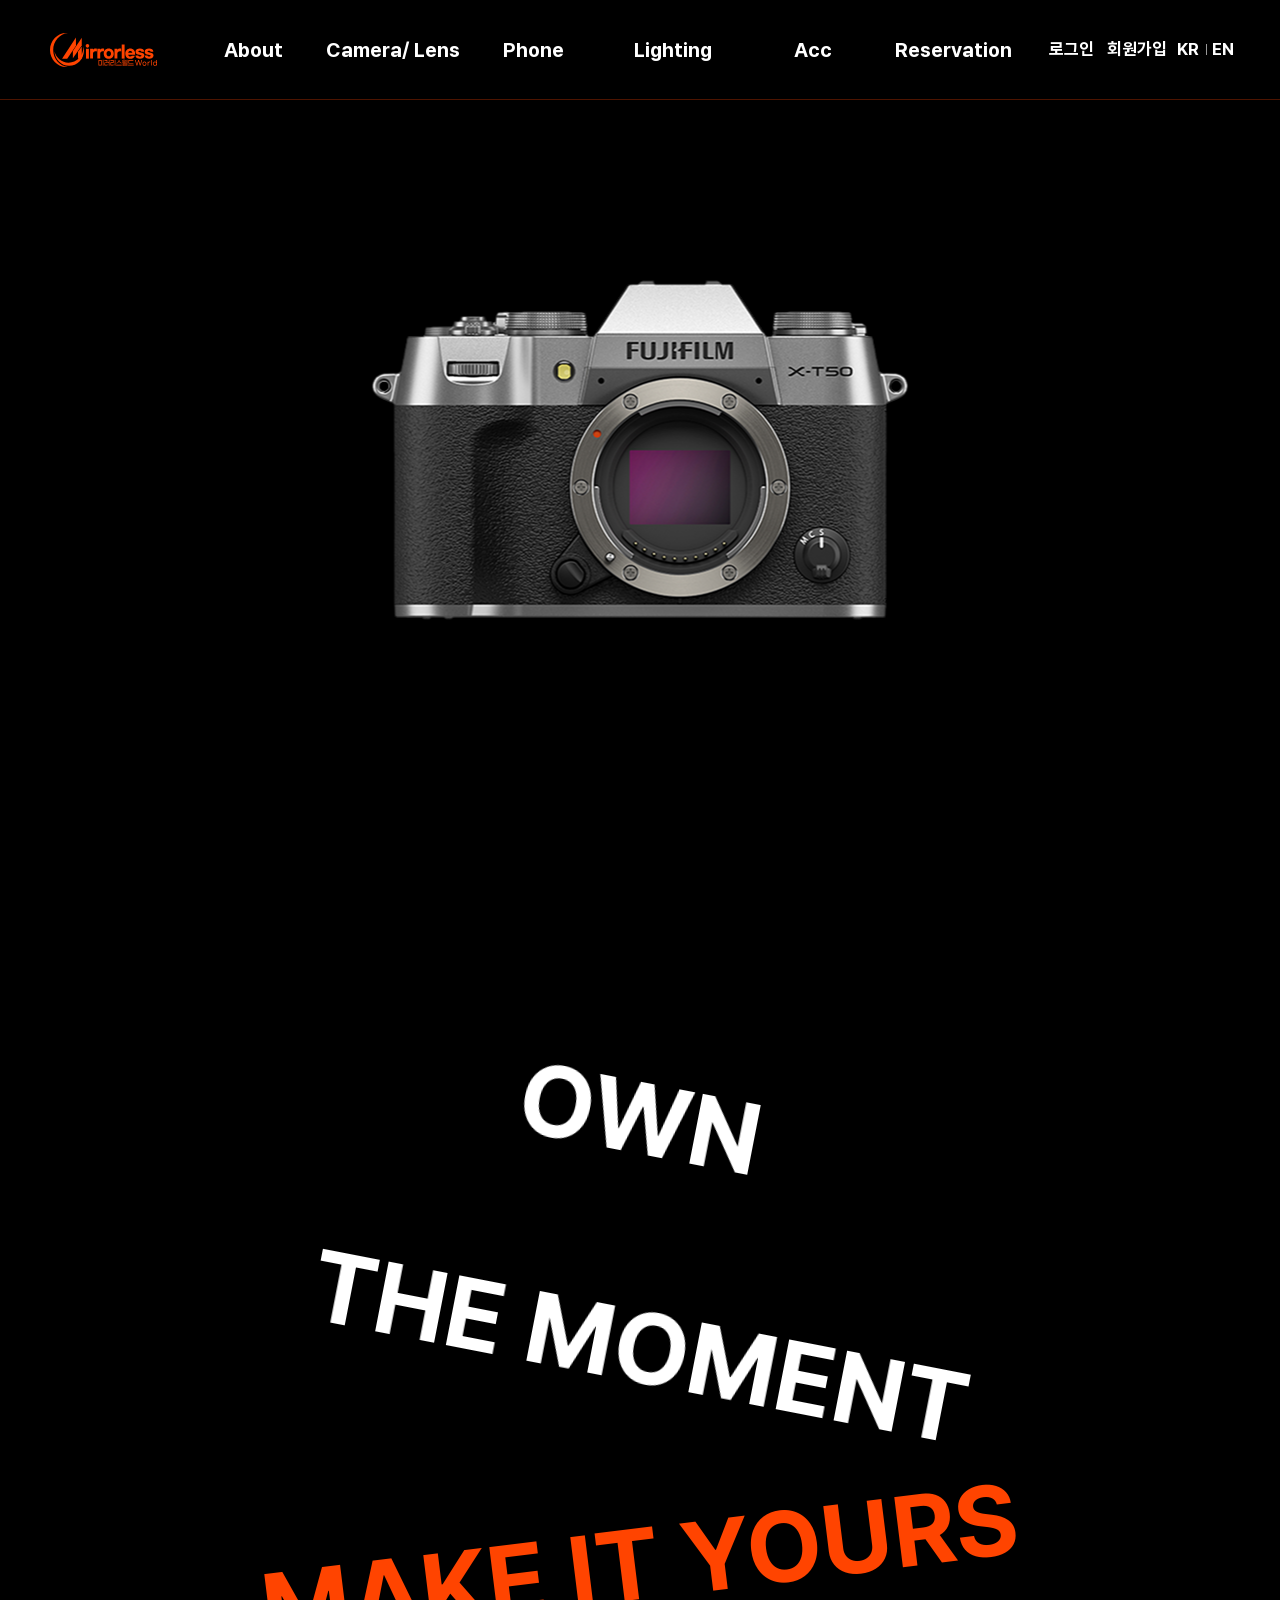
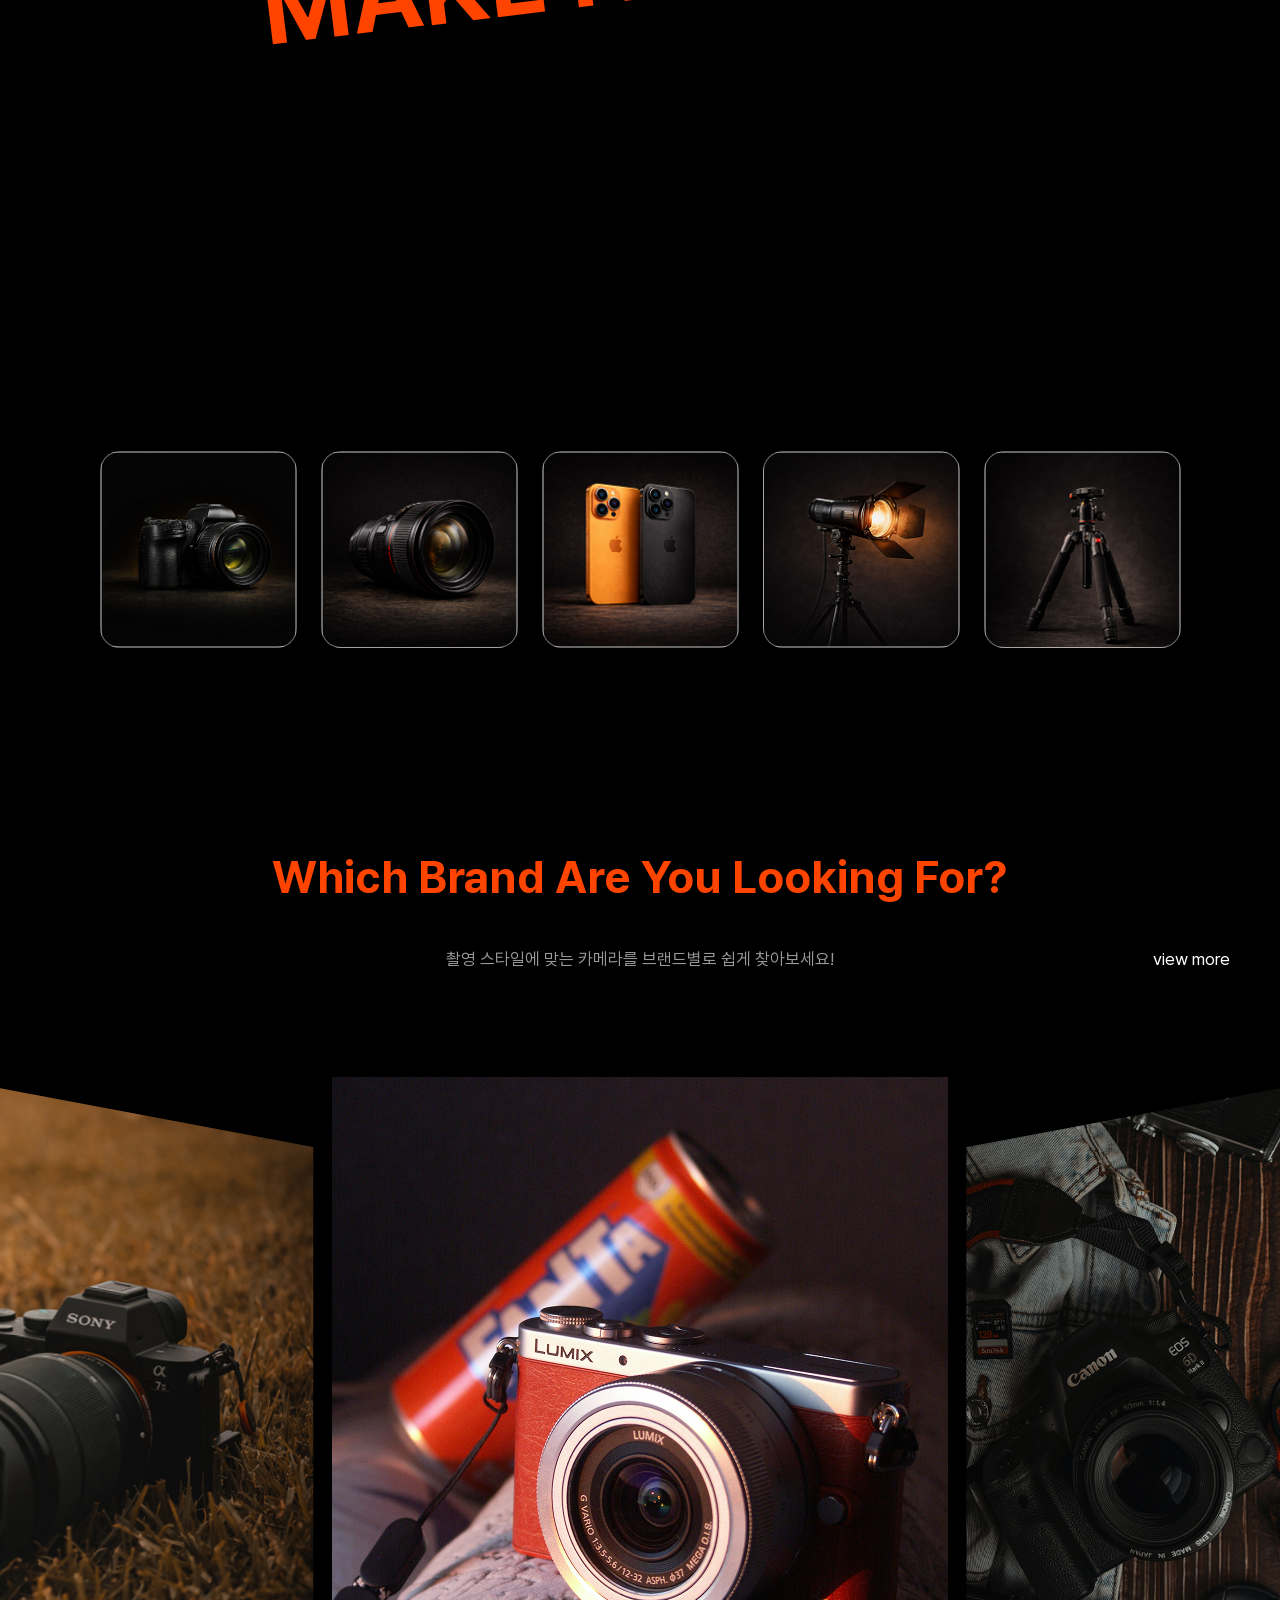
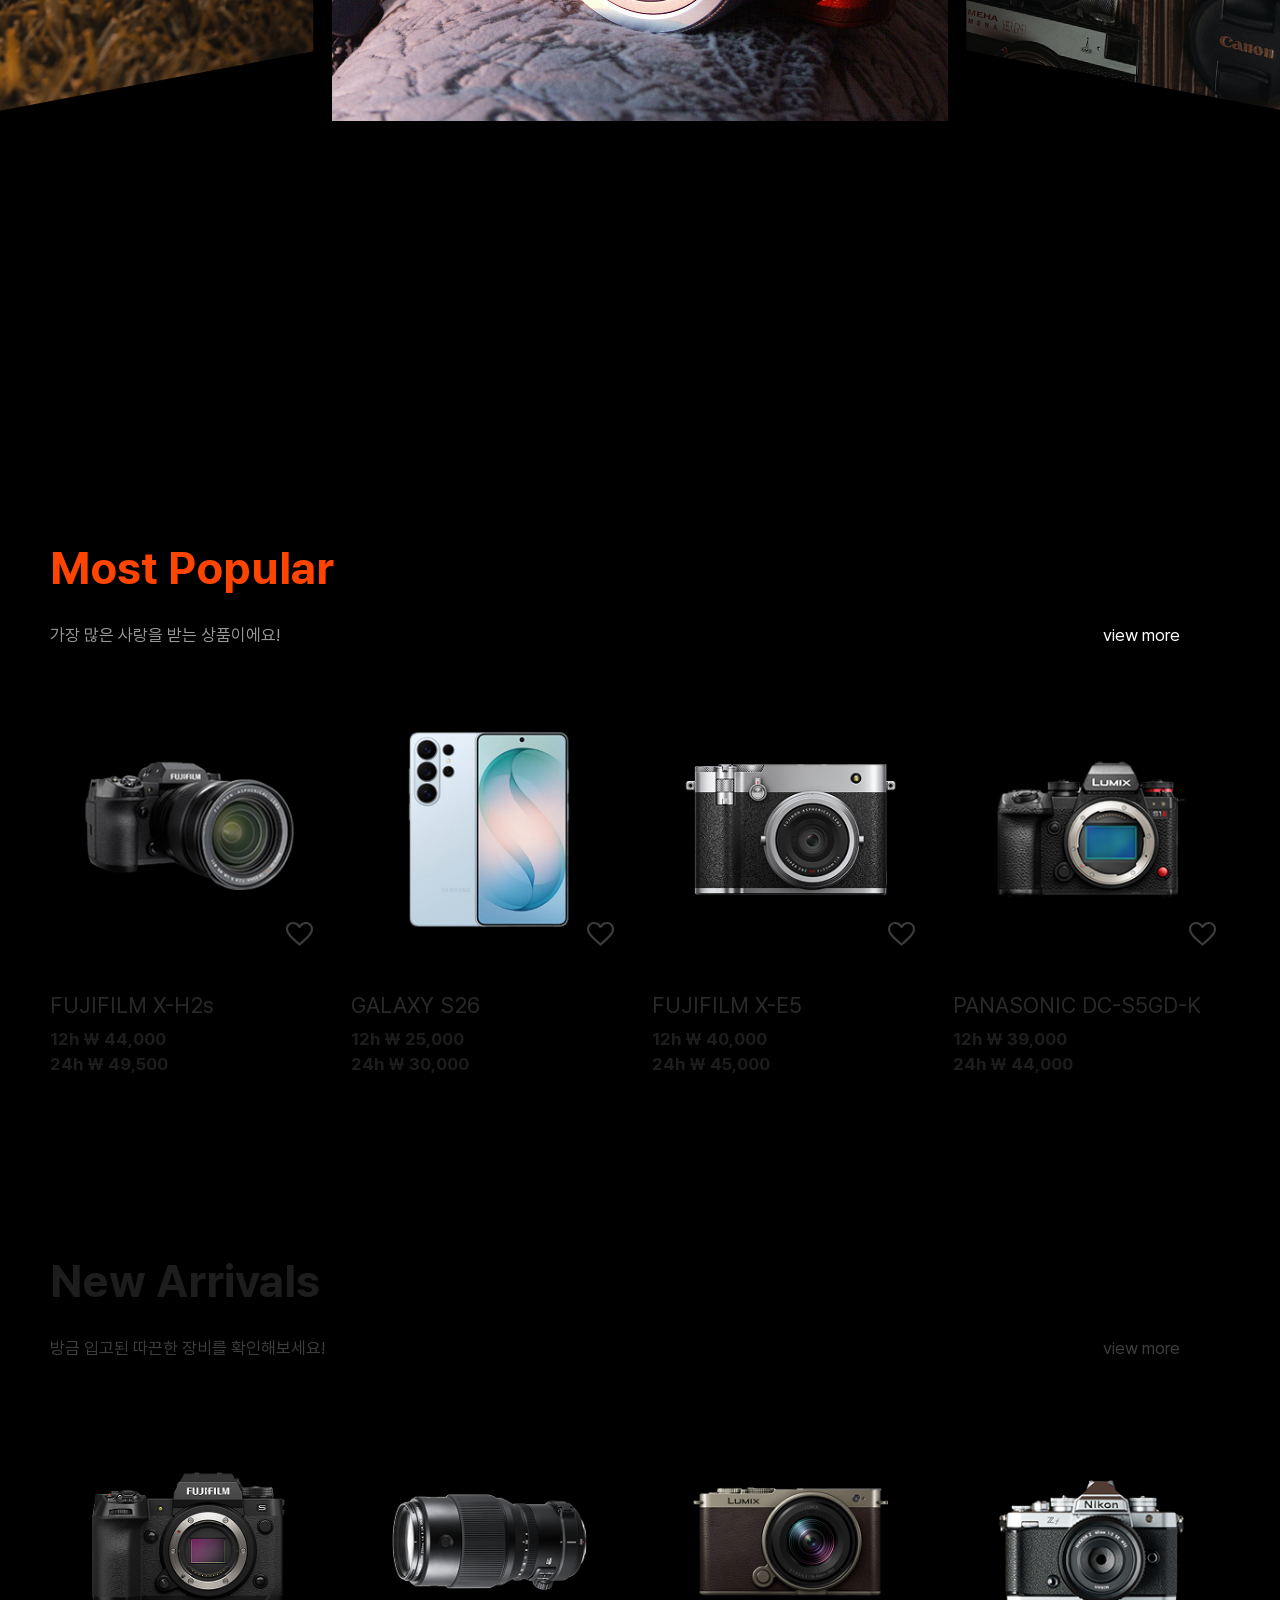
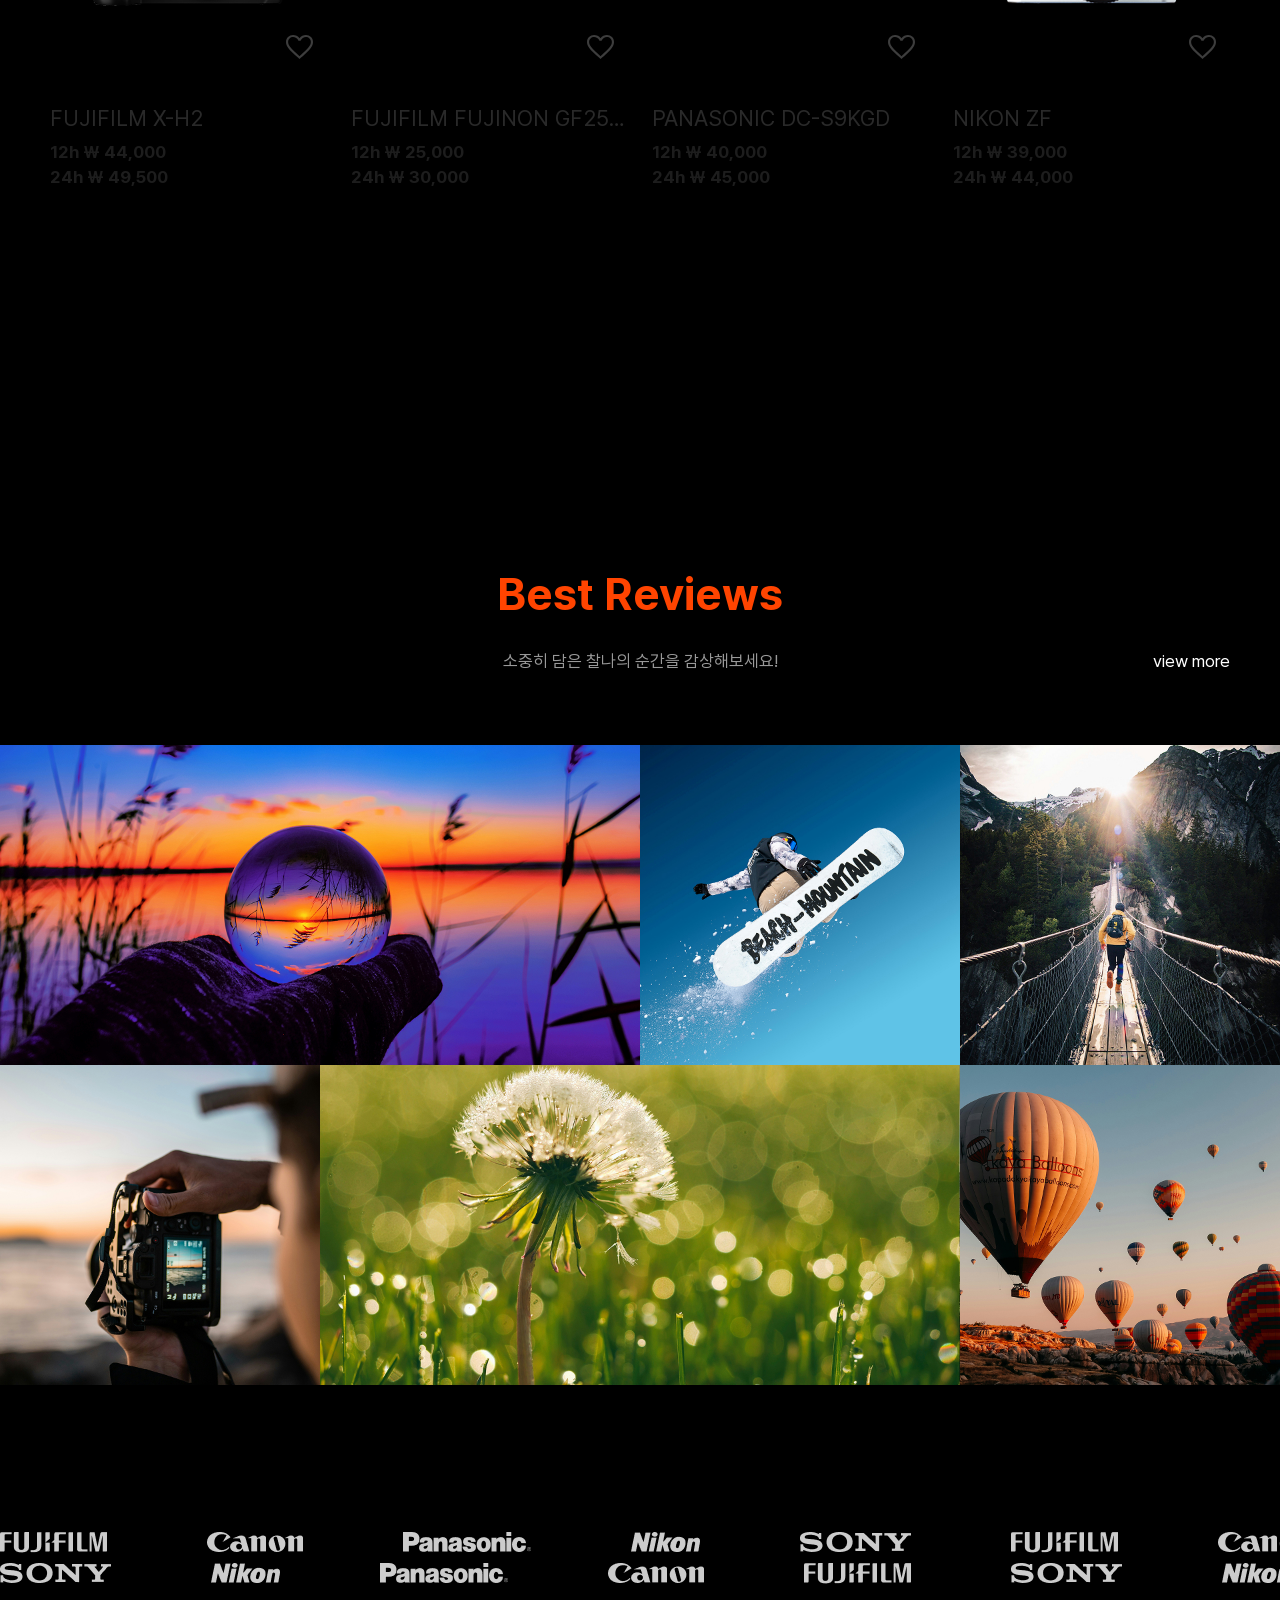
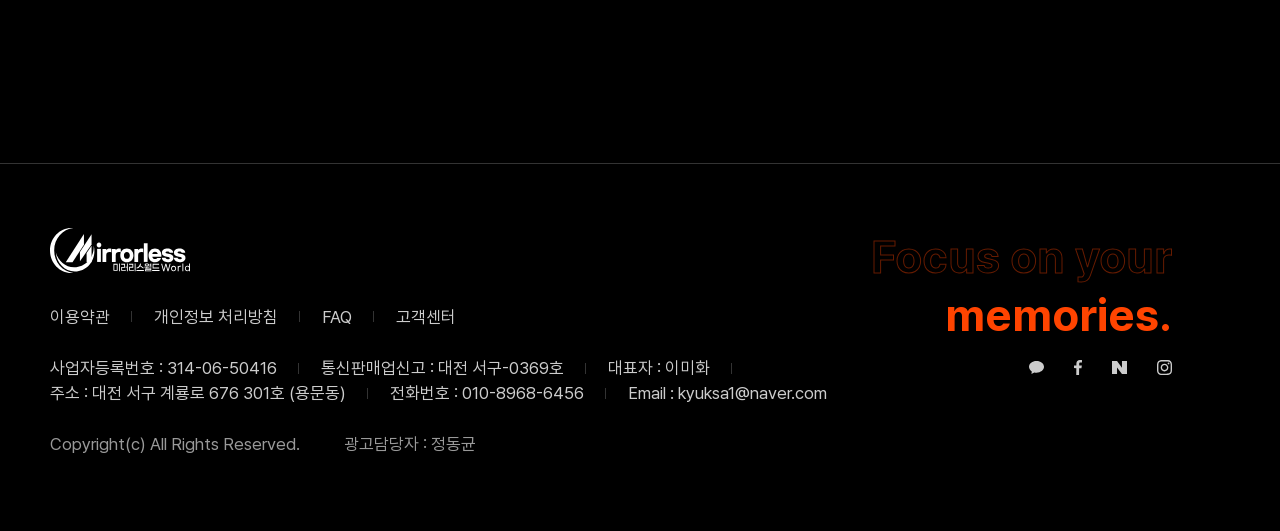
<file: mirror/index.html>
<!DOCTYPE html>
<html lang="kr">
<head>
    <meta charset="UTF-8">
    <meta name="viewport" content="width=device-width, initial-scale=1.0">
    <link rel="stylesheet" href="css/main.css">
    <script src="js/jquery-3.7.1.min.js"></script>
    <script src="js/swiper-bundle.min.js"></script>
    <link rel="stylesheet" href="css/swiper-bundle.min.css">

    <link rel="shortcut icon" href="favicon.svg" type="image/x-icon">
    <script src="js/main.js"></script>
    <title>Mirrorlessworld</title>
</head>
<body>
    <div id="wrap">
        <header class="header">
            <h1 class="logo"><a href="index.html"><span class="sr-only">미러리스월드 로고</span></a></h1>
            <nav class="gnb">
                <button class="gnb_open">
                    <span class="sr-only">메뉴열기</span>
                    <svg width="20" height="15" viewBox="0 0 20 15" fill="none" xmlns="http://www.w3.org/2000/svg">
                        <path d="M0 1.73077V0H20V1.73077H0ZM0 15V13.2692H20V15H0ZM0 8.36538V6.63462H20V8.36538H0Z" fill="white"/>
                    </svg>
                </button>
                <div class="gnb_wrap">
                    <div class="gnb_logo"><img src="images/logo_g.svg" alt="미러리스월드"></div>
                    <ul class="depth1">
                        <li>
                            <a href="#n"><span>About</span></a>
                            <ul class="depth2">
                                <li><a href="#n"><span>오시는길</span></a></li>
                                <li><a href="#n"><span>이용안내</span></a></li>
                            </ul>
                        </li>
                        <li>
                            <a href="#n"><span>Camera/ Lens</span></a>
                            <ul class="depth2">
                                <li><a href="#n"><span>Fuji film</span></a></li>
                                <li><a href="#n"><span>Nikon</span></a></li>
                                <li><a href="#n"><span>Canon</span></a></li>
                                <li><a href="#n"><span>Panasonic</span></a></li>
                                <li><a href="#n"><span>Sony</span></a></li>
                            </ul>
                        </li>
                        <li>
                            <a href="#n"><span>Phone</span></a>
                            <ul class="depth2">
                                <li><a href="#n"><span>Galaxy</span></a></li>
                                <li><a href="#n"><span>Iphone</span></a></li>
                            </ul>
                        </li>
                        <li>
                            <a href="#n"><span>Lighting</span></a>
                            <ul class="depth2">
                                <li><a href="#n"><span>사진 조명</span></a></li>
                                <li><a href="#n"><span>영상 조명</span></a></li>
                            </ul>
                        </li>
                        <li>
                            <a href="#n"><span>Acc</span></a>
                            <ul class="depth2">
                                <li><a href="#n"><span>삼각대</span></a></li>
                                <li><a href="#n"><span>메모리카드</span></a></li>
                                <li><a href="#n"><span>배터리</span></a></li>
                            </ul>
                        </li>
                        <li>
                            <a href="#n"><span>Reservation</span></a>
                            <ul class="depth2">
                                <li><a href="#n"><span>예약신청</span></a></li>
                            </ul>
                        </li>
                    </ul>
                    <button class="gnb_close">
                        <span class="sr-only">메뉴닫기</span>
                        <svg width="20" height="20" viewBox="0 0 20 20" fill="none" xmlns="http://www.w3.org/2000/svg">
                            <path d="M1.58369 20L0 18.4163L8.41631 10L0 1.58369L1.58369 0L10 8.41631L18.4163 0L20 1.58369L11.5837 10L20 18.4163L18.4163 20L10 11.5837L1.58369 20Z" fill="#FF4400"/>
                        </svg>
                    </button>
                </div>
                <div class="gnb_bg"></div>
            </nav>
            <div class="util">
                <a href="#n" class="login">
                    <span>로그인</span>
                </a>
                <a href="#n" class="login">
                    <span>회원가입</span>
                </a>
                <div class="lang">
                    <a href="#n"><span>KR</span></a>
                    <a href="#n"><span>EN</span></a>
                </div>
            </div>
        </header>
        <main class="container bg_w">
            <div class="fixed_photo"><img src="images/visual01.png" alt="후지필름카메라"></div>
            <section class="visual">
                    <div class="tit own"><span>OWN</span></div>
                    <div class="tit the"><span>THE MOMENT</span></div>
                    <div class="tit make"><span>MAKE IT YOURS</span></div>
            </section>
            <section class="product">
                <div class="wrapper">
                    <div class="list">
                        <ul>
                            <li class="Camear">
                                <a href="#n"><span>Camear</span></a>
                            </li>
                            <li class="Lens">
                                <a href="#n"><span>Lens</span></a>
                            </li>
                            <li class="Phone">
                                <a href="#n"><span>Phone</span></a>
                            </li>
                            <li class="Lighting">
                                <a href="#n"><span>Lighting</span></a>
                            </li>
                            <li class="Acc">
                                <a href="#n"><span>Acc</span></a>
                            </li>
                        </ul>
                    </div>
                </div>
            </section>
            <section class="c_type">
                <div class="tit">
                    <h2>Which Brand Are<br> You Looking For?</h2>
                    <p>촬영 스타일에 맞는 카메라를 브랜드별로 쉽게 찾아보세요!</p>
                </div>
                <div class="list">
                    <div class="swiper"> <!-- 팝업의 높이와 넓이를 css에서 줄 수 있는 요소 -->
                        <ul class="swiper-wrapper"> <!-- 각 팝업 콘텐츠를 감싸는 요소 -->
                            <li class="swiper-slide">
                                <a href="#n">
                                    <div class="photo"><img src="images/c_type01.jpg" alt="파나소닉카메라"></div>
                                </a>
                            </li>
                            <li class="swiper-slide">
                                <a href="#n">
                                    <div class="photo"><img src="images/c_type02.jpg" alt="캐논카메라"></div>
                                </a>
                            </li>
                            <li class="swiper-slide">
                                <a href="#n">
                                    <div class="photo"><img src="images/c_type03.jpg" alt="후지필름카메라"></div>
                                </a>
                            </li>
                            <li class="swiper-slide">
                                <a href="#n">
                                    <div class="photo"><img src="images/c_type04.jpg" alt="니콘카메라"></div>
                                </a>
                            </li>
                            <li class="swiper-slide">
                                <a href="#n">
                                    <div class="photo"><img src="images/c_type05.jpg" alt="소니카메라"></div>
                                </a>
                            </li>
                            <li class="swiper-slide">
                                <a href="#n">
                                    <div class="photo"><img src="images/c_type01.jpg" alt="파나소닉카메라"></div>
                                </a>
                            </li>
                            <li class="swiper-slide">
                                <a href="#n">
                                    <div class="photo"><img src="images/c_type02.jpg" alt="캐논카메라"></div>
                                </a>
                            </li>
                            <li class="swiper-slide">
                                <a href="#n">
                                    <div class="photo"><img src="images/c_type03.jpg" alt="후지필름카메라"></div>
                                </a>
                            </li>
                            <li class="swiper-slide">
                                <a href="#n">
                                    <div class="photo"><img src="images/c_type04.jpg" alt="니콘카메라"></div>
                                </a>
                            </li>
                            <li class="swiper-slide">
                                <a href="#n">
                                    <div class="photo"><img src="images/c_type05.jpg" alt="소니카메라"></div>
                                </a>
                            </li> <!-- 팝업 요소들 (div로 해도 상관없음) -->
                        </ul>
                    </div>
                </div>
                <div class="more">
                    <a href="#n">
                        <span>view more</span>
                    </a>
                </div>
            </section>
            <section class="most">
                <div class="wrapper">
                    <div class="tit">
                        <h2>Most Popular</h2>
                        <p>가장 많은 사랑을 받는 상품이에요!</p>
                    </div>
                    <div class="list">
                        <div class="swiper"> <!-- 팝업의 높이와 넓이를 css에서 줄 수 있는 요소 -->
                            <ul class="swiper-wrapper"> <!-- 각 팝업 콘텐츠를 감싸는 요소 -->
                                <li class="swiper-slide">
                                    <a href="#n">
                                        <div class="photo"><img src="images/most01.png" alt="FUJIFILM X-H2s"><span></span></div>
                                        <h3>FUJIFILM X-H2s</h3>
                                        <p>12h  ₩ 44,000<br> 24h  ₩ 49,500</p>
                                    </a>
                                </li>
                                <li class="swiper-slide">
                                    <a href="#n">
                                        <div class="photo"><img src="images/most02.png" alt="GALAXY S26"><span></span></div>
                                        <h3>GALAXY S26</h3>
                                        <p>12h  ₩ 25,000<br> 24h  ₩ 30,000</p>
                                    </a>
                                </li>
                                <li class="swiper-slide">
                                    <a href="#n">
                                        <div class="photo"><img src="images/most03.png" alt="FUJIFILM X-E5"><span></span></div>
                                        <h3>FUJIFILM X-E5</h3>
                                        <p>12h  ₩ 40,000<br> 24h  ₩ 45,000</p>
                                    </a>
                                </li>
                                <li class="swiper-slide">
                                    <a href="#n">
                                        <div class="photo"><img src="images/most04.png" alt="PANASONIC DC-S5GD-K"><span></span></div>
                                        <h3>PANASONIC DC-S5GD-K</h3>
                                        <p>12h  ₩ 39,000<br> 24h  ₩ 44,000</p>
                                    </a>
                                </li>
                                <li class="swiper-slide">
                                    <a href="#n">
                                        <div class="photo"><img src="images/most05.png" alt="NIKON ZF"><span></span></div>
                                        <h3>NIKON ZF</h3>
                                        <p>12h  ₩ 36,000<br> 24h  ₩ 40,000</p>
                                    </a>
                                </li>
                                <li class="swiper-slide">
                                    <a href="#n">
                                        <div class="photo"><img src="images/most06.png" alt="IPHONE 17 pro"><span></span></div>
                                        <h3>IPHONE 17 pro</h3>
                                        <p>12h  ₩ 24,000<br> 24h  ₩ 29,000</p>
                                    </a>
                                </li>
                                <li class="swiper-slide">
                                    <a href="#n">
                                        <div class="photo"><img src="images/most07.png" alt="FUJIFILM XF33mmF1.4 R LM WR"><span></span></div>
                                        <h3>FUJIFILM XF33mmF1.4 R LM WR</h3>
                                        <p>12h  ₩ 30,000<br> 24h  ₩ 35,000</p>
                                    </a>
                                </li>
                                <li class="swiper-slide"> 
                                    <a href="#n">
                                        <div class="photo"><img src="images/most08.png" alt="CANON EOS R5 C"><span></span></div>
                                        <h3>CANON EOS R5 C</h3>
                                        <p>12h  ₩ 42,000<br> 24h  ₩ 47,000</p>
                                    </a>
                                </li>
                            </ul>   
                        </div>
                    </div>
                    <div class="more">
                        <a href="#n">
                            <span>view more</span>
                        </a>
                    </div>
                </div>     
            </section>
            <section class="new">
                <div class="wrapper">
                    <div class="tit">
                        <h2>New Arrivals</h2>
                        <p>방금 입고된 따끈한 장비를 확인해보세요!</p>
                    </div>
                    <div class="list">
                        <div class="swiper"> <!-- 팝업의 높이와 넓이를 css에서 줄 수 있는 요소 -->
                            <ul class="swiper-wrapper"> <!-- 각 팝업 콘텐츠를 감싸는 요소 -->
                                <li class="swiper-slide">
                                    <a href="#n">
                                        <div class="photo"><img src="images/new01.png" alt="FUJIFILM X-H2"><span></span></div>
                                        <h3>FUJIFILM X-H2</h3>
                                        <p>12h  ₩ 44,000<br> 24h  ₩ 49,500</p>
                                    </a>
                                </li>
                                <li class="swiper-slide">
                                    <a href="#n">
                                        <div class="photo"><img src="images/new02.png" alt="FUJIFILM FUJINON GF250mmF4 R LM OIS WR"><span></span></div>
                                        <h3>FUJIFILM FUJINON GF250mmF4 R LM OIS WR</h3>
                                        <p>12h  ₩ 25,000<br> 24h  ₩ 30,000</p>
                                    </a>
                                </li>
                                <li class="swiper-slide">
                                    <a href="#n">
                                        <div class="photo"><img src="images/new03.png" alt="PANASONIC DC-S9KGD"><span></span></div>
                                        <h3>PANASONIC DC-S9KGD</h3>
                                        <p>12h  ₩ 40,000<br> 24h  ₩ 45,000</p>
                                    </a>
                                </li>
                                <li class="swiper-slide">
                                    <a href="#n">
                                        <div class="photo"><img src="images/new04.png" alt="NIKON ZF"><span></span></div>
                                        <h3>NIKON ZF</h3>
                                        <p>12h  ₩ 39,000<br> 24h  ₩ 44,000</p>
                                    </a>
                                </li>
                                <li class="swiper-slide">
                                    <a href="#n">
                                        <div class="photo"><img src="images/new05.png" alt="CANON RF7-14mm F2.8-3.5 L FISHEYE STM"><span></span></div>
                                        <h3>CANON RF7-14mm F2.8-3.5 L FISHEYE STM</h3>
                                        <p>12h  ₩ 36,000<br> 24h  ₩ 40,000</p>
                                    </a>
                                </li>
                                <li class="swiper-slide">
                                    <a href="#n">
                                        <div class="photo"><img src="images/new06.png" alt="SONY ILCE-7CM2"><span></span></div>
                                        <h3>SONY ILCE-7CM2</h3>
                                        <p>12h  ₩ 24,000<br> 24h  ₩ 29,000</p>
                                    </a>
                                </li>
                                <li class="swiper-slide">
                                    <a href="#n">
                                        <div class="photo"><img src="images/new07.png" alt="SONY ZV-E10M2K"><span></span></div>
                                        <h3>SONY ZV-E10M2K</h3>
                                        <p>12h  ₩ 30,000<br> 24h  ₩ 35,000</p>
                                    </a>
                                </li>
                                <li class="swiper-slide">
                                    <a href="#n">
                                        <div class="photo"><img src="images/new08.png" alt="CANON EOS C50"><span></span></div>
                                        <h3>CANON EOS C50</h3>
                                        <p>12h  ₩ 42,000<br> 24h  ₩ 47,000</p>
                                    </a>
                                </li>
                            </ul>    
                        </div>
                    </div>
                    <div class="more">
                        <a href="#n">
                            <span>view more</span>
                        </a>
                    </div>
                </div>
            </section>
            <section class="review">
                <div class="tit">
                    <h2>Best Reviews</h2>
                    <p>소중히 담은 찰나의 순간을 감상해보세요!</p>
                </div>
                <div class="group">
                    <div class="photo re01"><img src="images/review01.jpg" alt="노을풍경"></div>
                    <div class="photo re02"><img src="images/review02.jpg" alt="스노우보드 타는 사람"></div>
                    <div class="photo re03"><img src="images/review03.jpg" alt="다리를 건너는 사람"></div>
                </div>
                <div class="group">    
                    <div class="photo re04"><img src="images/review04.jpg" alt="사진찍는사람"></div>
                    <div class="photo re05"><img src="images/review05.jpg" alt="민들레홀씨"></div>
                    <div class="photo re06"><img src="images/review06.jpg" alt="열기구"></div>
                </div>
                <div class="more">
                    <a href="#n">
                    <span>view more</span>
                    </a>
                </div>    
            </section>
            <section class="brand">
                <div class="list">
                    <div class="group01">
                        <div class="photo"><img src="images/brand01.png" alt="후지필름로고"></div>
                        <div class="photo"><img src="images/brand02.png" alt="캐논로고"></div>
                        <div class="photo"><img src="images/brand03.png" alt="파나소닉로고"></div>
                        <div class="photo"><img src="images/brand04.png" alt="니콘로고"></div>
                        <div class="photo"><img src="images/brand05.png" alt="소니로고"></div>
                        <div class="photo"><img src="images/brand01.png" alt="후지필름로고"></div>
                        <div class="photo"><img src="images/brand02.png" alt="캐논로고"></div>
                        <div class="photo"><img src="images/brand03.png" alt="파나소닉로고"></div>
                        <div class="photo"><img src="images/brand04.png" alt="니콘로고"></div>
                        <div class="photo"><img src="images/brand05.png" alt="소니로고"></div>
                        <div class="photo"><img src="images/brand01.png" alt="후지필름로고"></div>
                        <div class="photo"><img src="images/brand02.png" alt="캐논로고"></div>
                        <div class="photo"><img src="images/brand03.png" alt="파나소닉로고"></div>
                        <div class="photo"><img src="images/brand04.png" alt="니콘로고"></div>
                        <div class="photo"><img src="images/brand05.png" alt="소니로고"></div>
                        <div class="photo"><img src="images/brand01.png" alt="후지필름로고"></div>
                        <div class="photo"><img src="images/brand02.png" alt="캐논로고"></div>
                        <div class="photo"><img src="images/brand03.png" alt="파나소닉로고"></div>
                        <div class="photo"><img src="images/brand04.png" alt="니콘로고"></div>
                        <div class="photo"><img src="images/brand05.png" alt="소니로고"></div>
                        <div class="photo"><img src="images/brand01.png" alt="후지필름로고"></div>
                        <div class="photo"><img src="images/brand02.png" alt="캐논로고"></div>
                        <div class="photo"><img src="images/brand03.png" alt="파나소닉로고"></div>
                        <div class="photo"><img src="images/brand04.png" alt="니콘로고"></div>
                        <div class="photo"><img src="images/brand05.png" alt="소니로고"></div>
                    </div>
                    <div class="group02">
                        <div class="photo"><img src="images/brand05.png" alt="소니로고"></div>
                        <div class="photo"><img src="images/brand04.png" alt="니콘로고"></div>
                        <div class="photo"><img src="images/brand03.png" alt="파나소닉로고"></div>
                        <div class="photo"><img src="images/brand02.png" alt="캐논로고"></div>
                        <div class="photo"><img src="images/brand01.png" alt="후지필름로고"></div>
                        <div class="photo"><img src="images/brand05.png" alt="소니로고"></div>
                        <div class="photo"><img src="images/brand04.png" alt="니콘로고"></div>
                        <div class="photo"><img src="images/brand03.png" alt="파나소닉로고"></div>
                        <div class="photo"><img src="images/brand02.png" alt="캐논로고"></div>
                        <div class="photo"><img src="images/brand01.png" alt="후지필름로고"></div>
                        <div class="photo"><img src="images/brand05.png" alt="소니로고"></div>
                        <div class="photo"><img src="images/brand04.png" alt="니콘로고"></div>
                        <div class="photo"><img src="images/brand03.png" alt="파나소닉로고"></div>
                        <div class="photo"><img src="images/brand02.png" alt="캐논로고"></div>
                        <div class="photo"><img src="images/brand01.png" alt="후지필름로고"></div>
                        <div class="photo"><img src="images/brand05.png" alt="소니로고"></div>
                        <div class="photo"><img src="images/brand04.png" alt="니콘로고"></div>
                        <div class="photo"><img src="images/brand03.png" alt="파나소닉로고"></div>
                        <div class="photo"><img src="images/brand02.png" alt="캐논로고"></div>
                        <div class="photo"><img src="images/brand01.png" alt="후지필름로고"></div>
                        <div class="photo"><img src="images/brand05.png" alt="소니로고"></div>
                        <div class="photo"><img src="images/brand04.png" alt="니콘로고"></div>
                        <div class="photo"><img src="images/brand03.png" alt="파나소닉로고"></div>
                        <div class="photo"><img src="images/brand02.png" alt="캐논로고"></div>
                        <div class="photo"><img src="images/brand01.png" alt="후지필름로고"></div>
                    </div>
                </div>
            </section>
        </main>
        <footer class="footer">
            <div class="wrapper">
                <div class="inner">
                    <div class="photo"><img src="images/logo_w.svg" alt="미러리스월드 로고"></div>
                    <div class="f_nav">
                        <ul>
                            <li><a href="#n"><span>이용약관</span></a></li>
                            <li><a href="#n"><span>개인정보 처리방침</span></a></li>
                            <li><a href="#n"><span>FAQ</span></a></li>
                            <li><a href="#n"><span>고객센터</span></a></li>
                        </ul>
                    </div>
                    <div class="f_info">
                        <span>사업자등록번호 : 314-06-50416 </span><span>통신판매업신고 : 대전 서구-0369호</span><span>대표자 : 이미화</span><br>
                        <span>주소 : 대전 서구 계룡로 676 301호 (용문동)</span><span>전화번호 : 010-8968-6456</span><span>Email : kyuksa1@naver.com</span>
                    </div>
                    <div class="copyright"><span>Copyright(c) All Rights Reserved.</span><br><span>광고담당자 : 정동균</span></div>
                </div>
                <div class="right_inner">
                <div class="text_stroke"><strong>Focus on your</strong><br><span>memories.</span></div>
                    <div class="f_sns">
                        <a href="#n" class="kakao"><span></span></a>
                        <a href="#n" class="face"><span></span></a>
                        <a href="#n" class="naver"><span></span></a>
                        <a href="#n" class="instar"><span></span></a>
                    </div>
                </div>
            </div>
        </footer>
    </div>
</body>
</html>
</file>
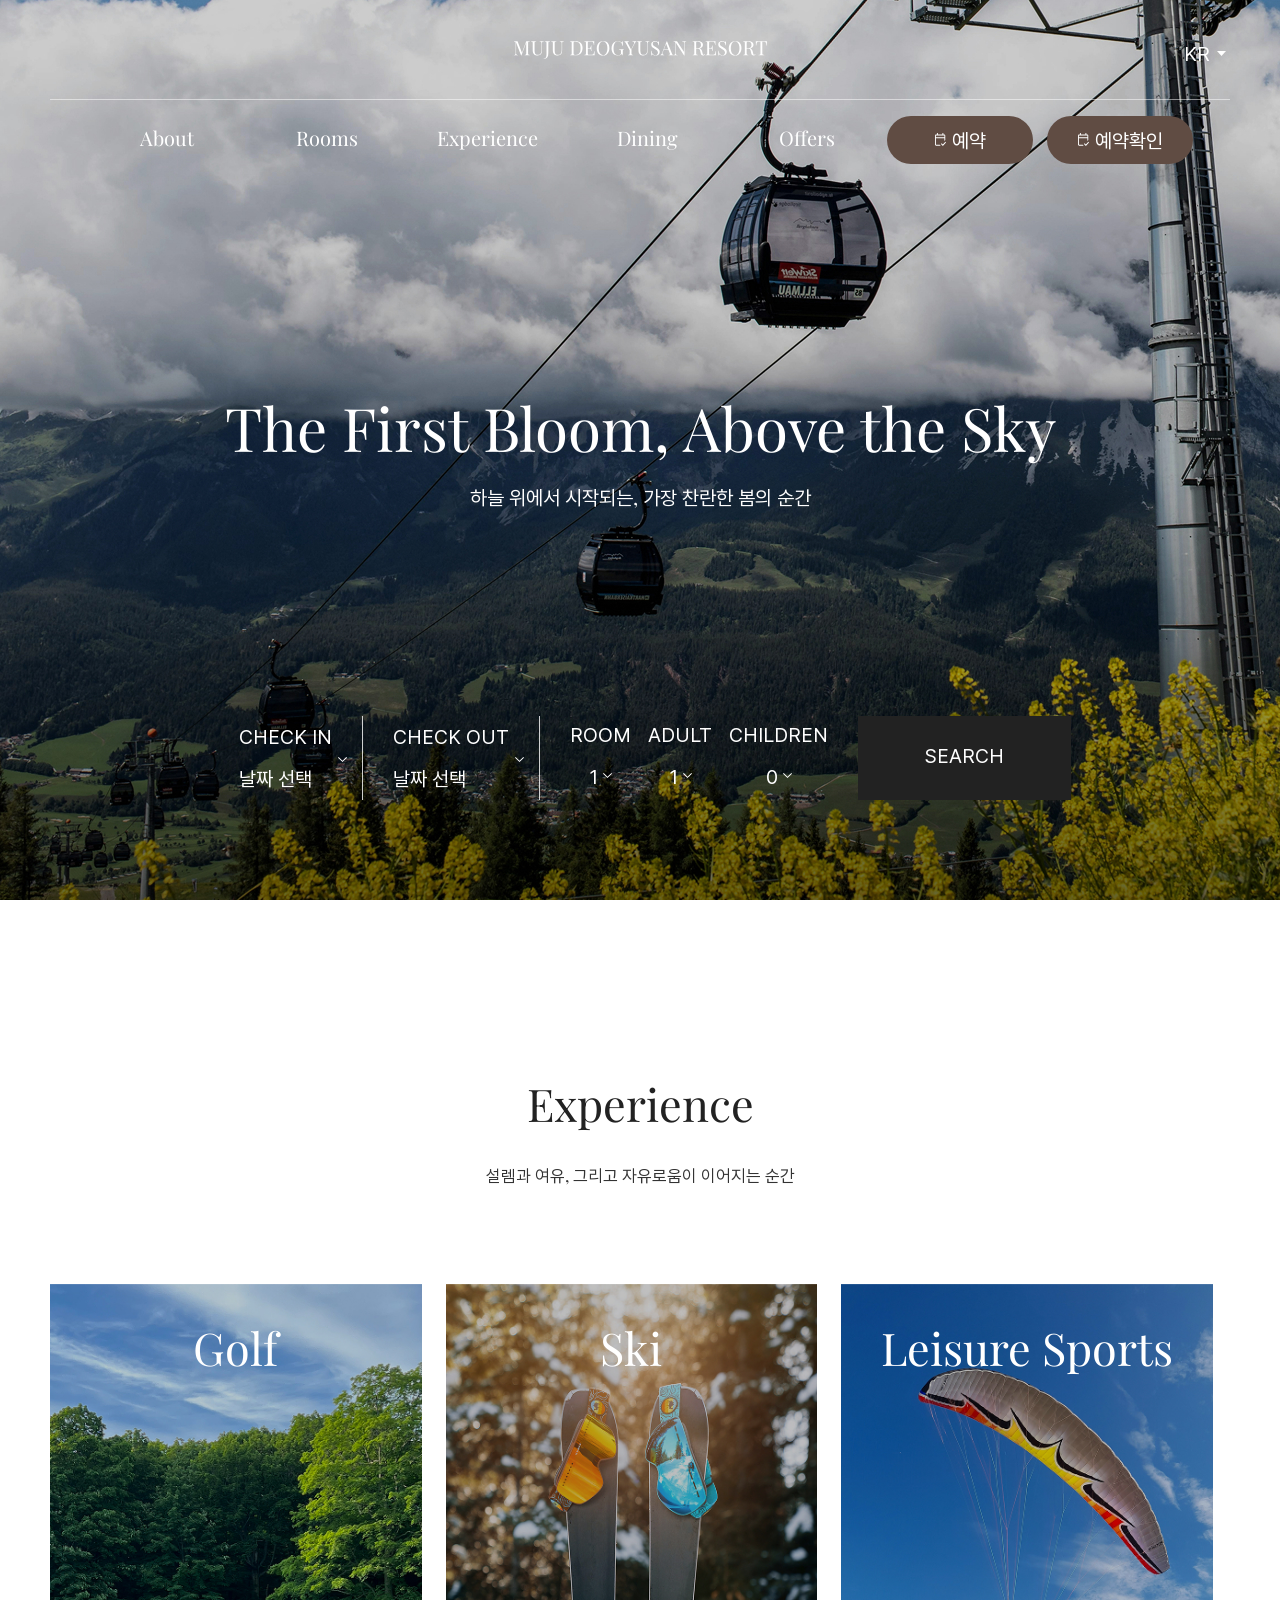
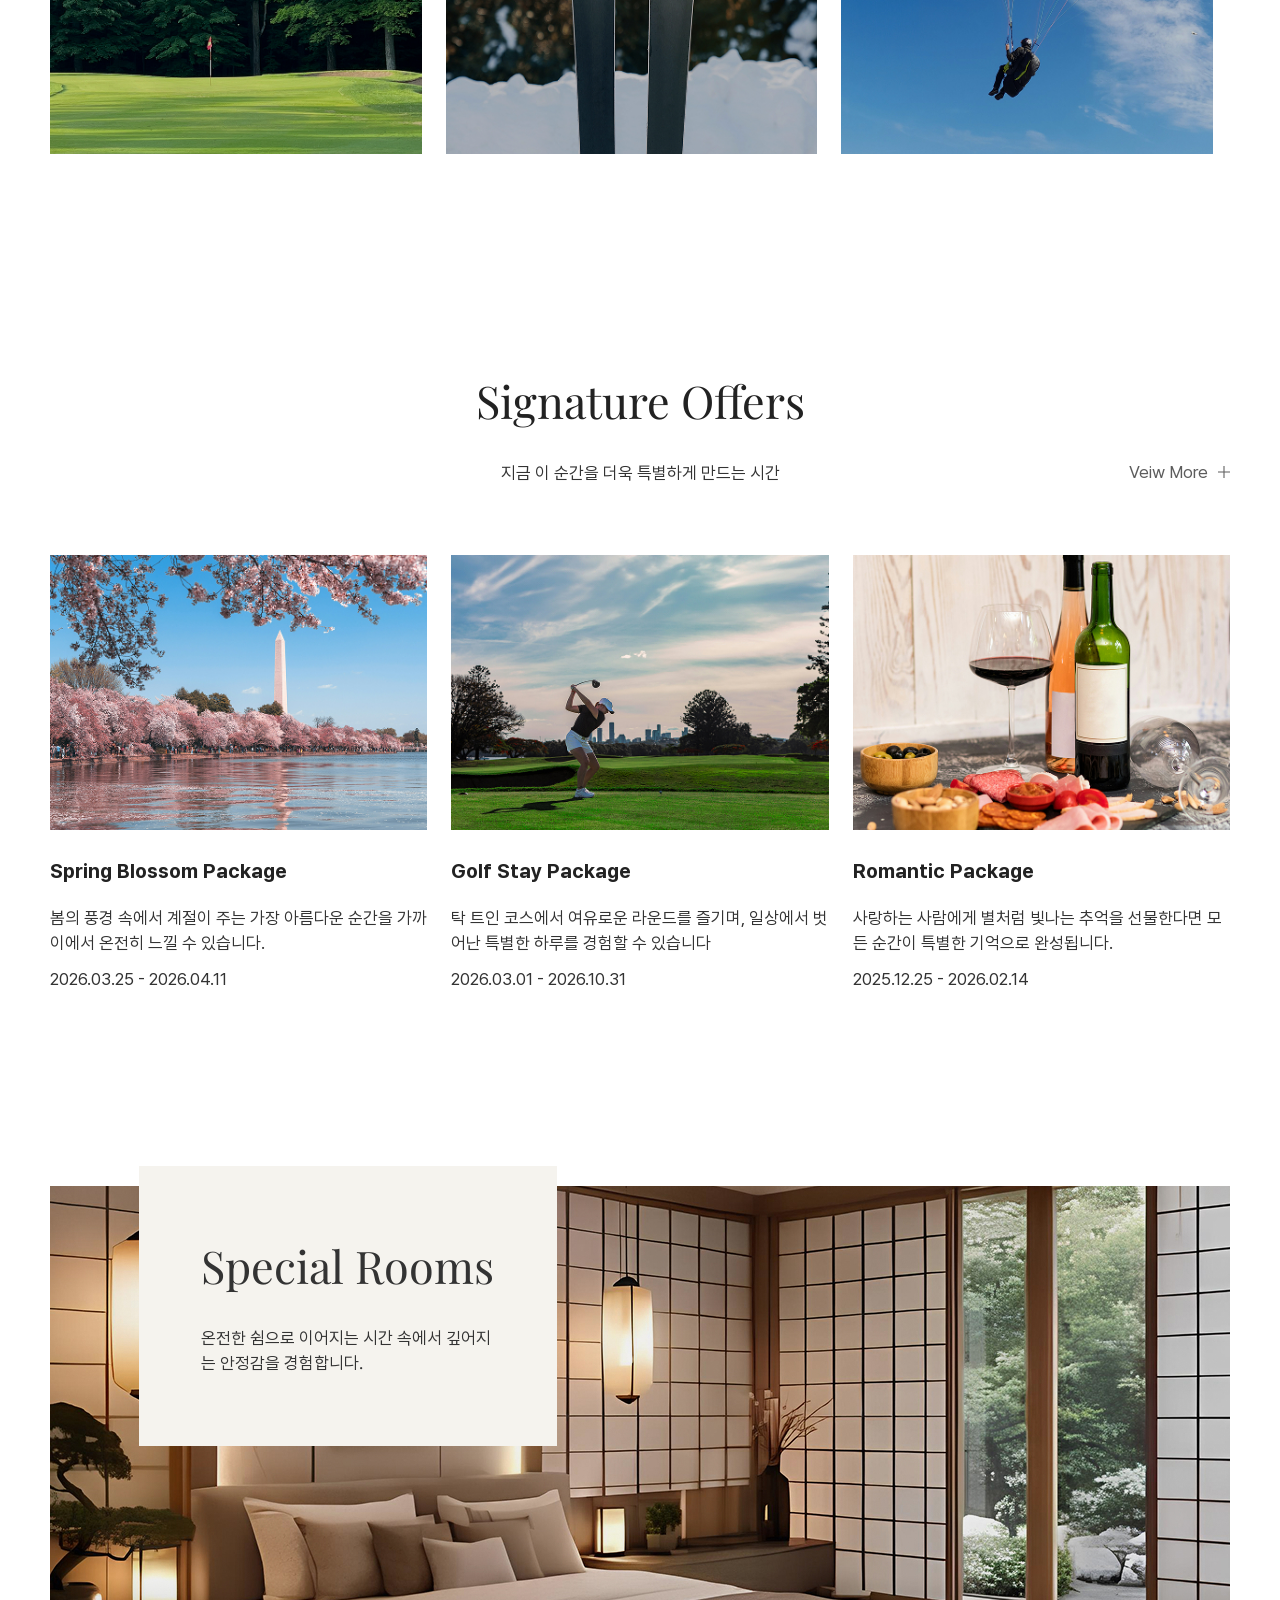
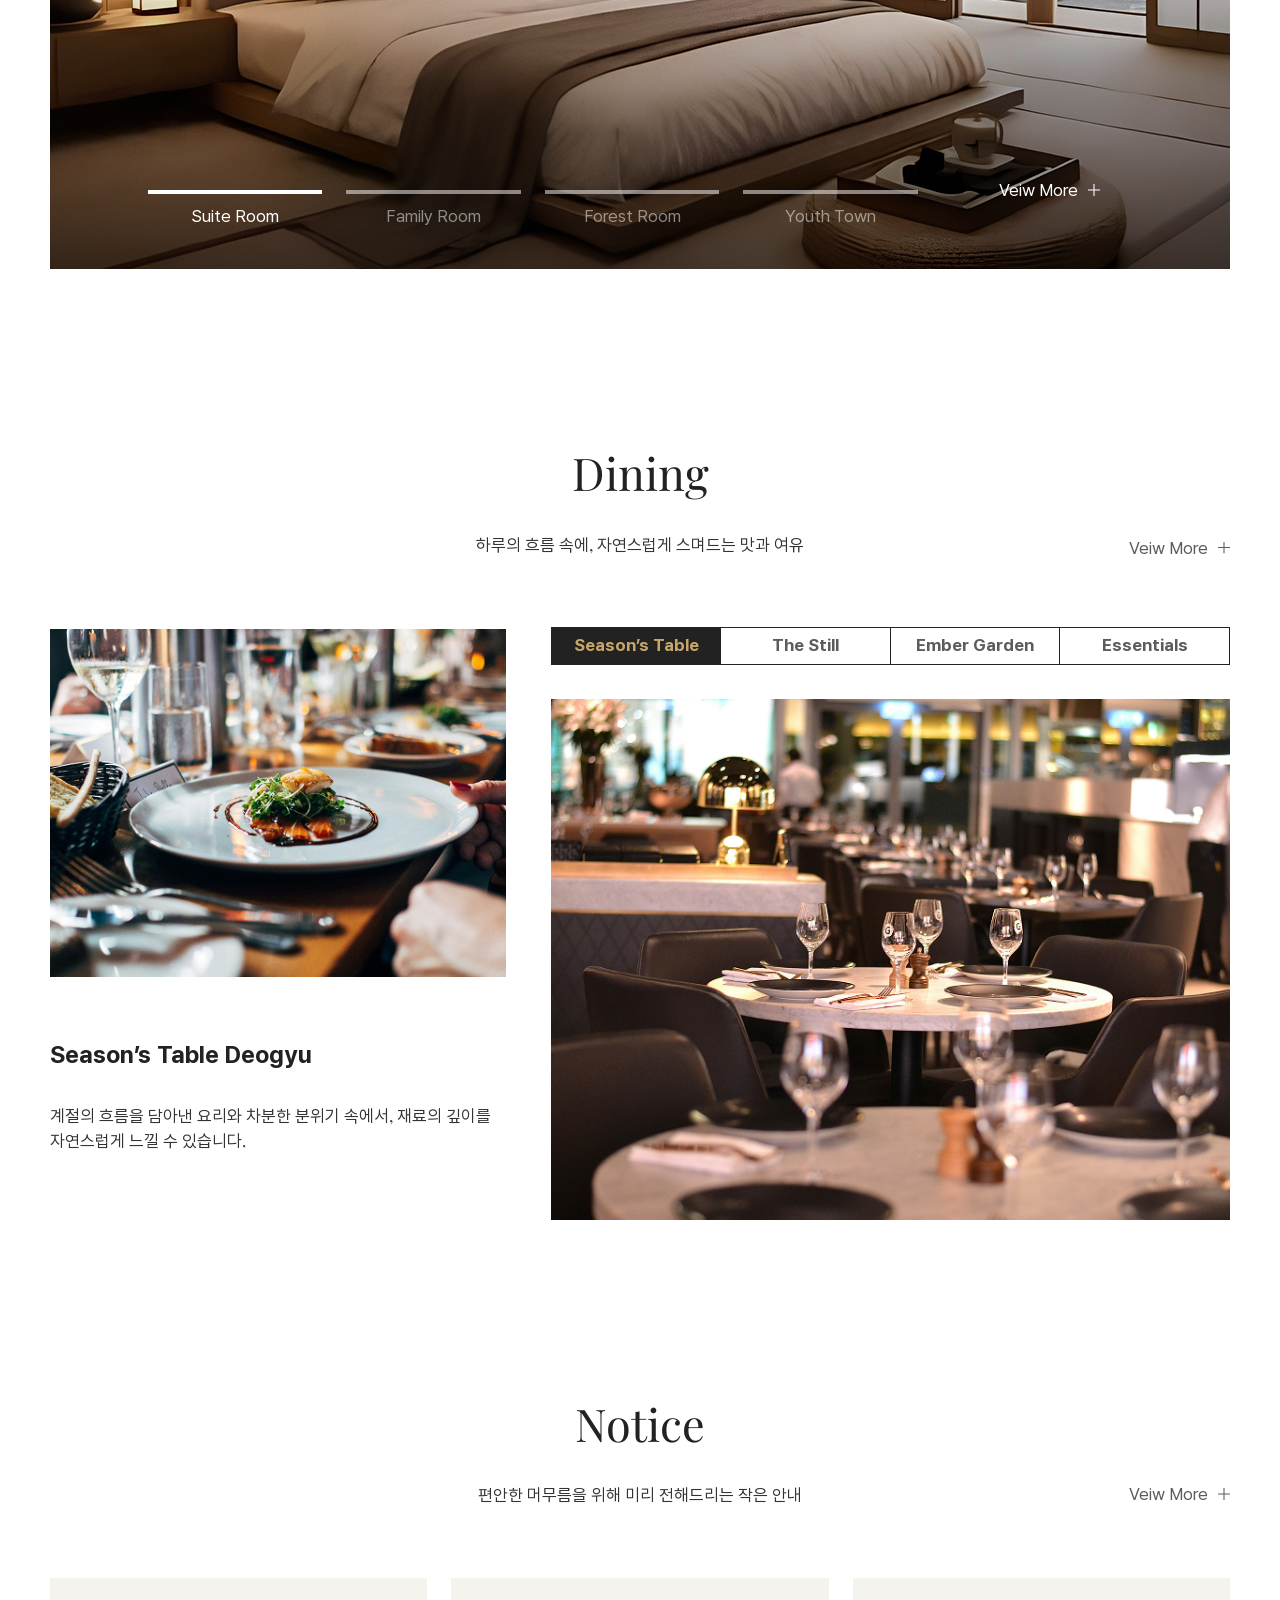
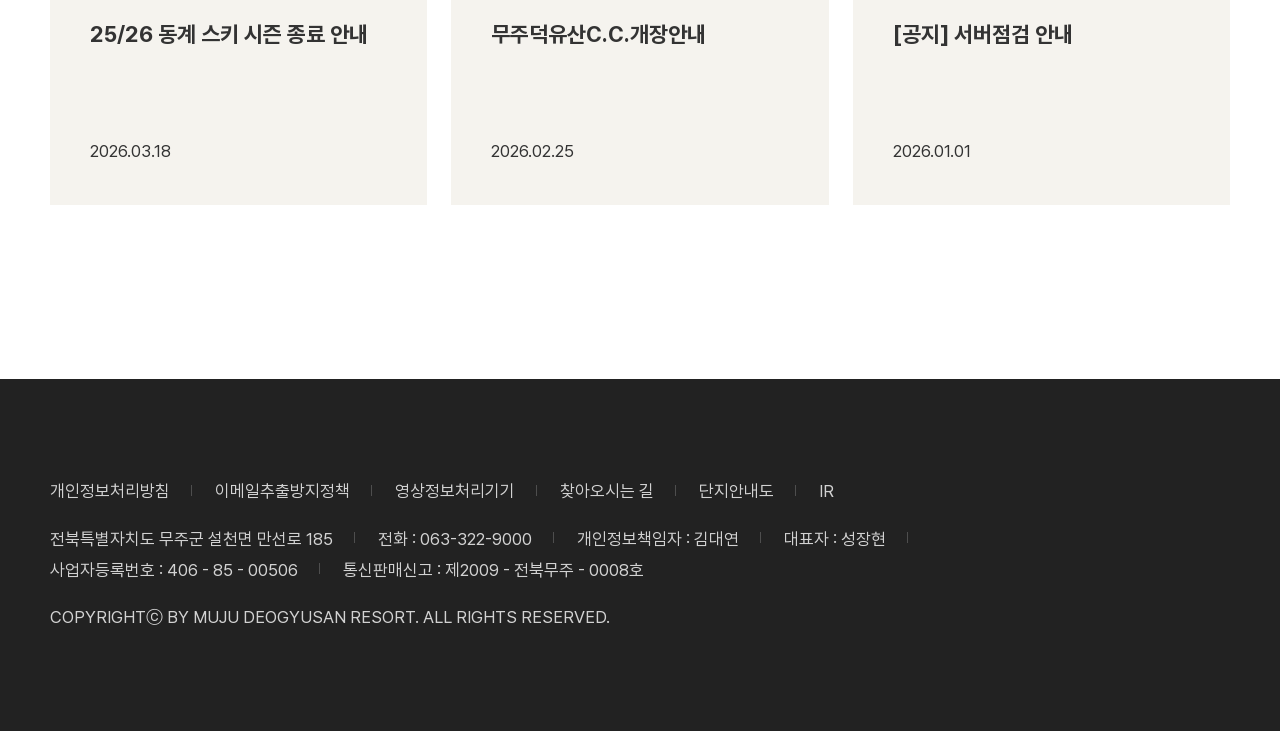
<file: muju/index.html>
<!DOCTYPE html>
<html lang="ko">
<head>
    <meta charset="UTF-8">
    <meta name="viewport" content="width=device-width, initial-scale=1.0">
    <script src="js/jquery-3.7.1.min.js"></script>
    <script src="js/swiper-bundle.min.js"></script>
    <link rel="stylesheet" href="css/swiper-bundle.min.css">

    <link rel="stylesheet" href="css/main.css" >
    <script src="js/main.js"></script>
    <title>무주 덕유산 리조트</title>
</head>
<body>
    <div id="wrap">
        <header class="header">
            <div class="wrapper">
                <div class="header_top">
                    <h1 class="logo"><a href="index.html"><span class="sr-only">무주 덕유산 리조트 로고</span></a></h1>
                    <div class="lang">
                        <button class="language_open"><span>KR</span></button>
                        <div class="lang_wrap">
                            <ul>
                                <li><a href="#n">EN</a></li>
                            </ul>
                        </div>
                    </div>
                </div> <!--header_top-->
                <div class="header_sub">
                    <nav class="gnb">
                        <button class="gnb_open">
                            <span class="sr-only">메뉴열기</span>
                            <svg width="14" height="11" viewBox="0 0 14 11" fill="none" xmlns="http://www.w3.org/2000/svg">
                                <path d="M0 1.26923V0H14V1.26923H0ZM0 11V9.73077H14V11H0ZM0 6.13462V4.86538H14V6.13462H0Z" fill="white"/>
                            </svg>
                        </button>
                        <div class="gnb_wrap">
                            <div class="gnb_logo"><img src="images/logo.svg" alt="무주 덕유산 리조트 로고"></div>
                            <ul class="depth1">
                                <li>
                                    <a href="#n"><span>About</span></a>
                                    <ul class="depth2">
                                        <li><a href="#n"><span>브랜드 소개</span></a></li>
                                        <li><a href="#n"><span>이용안내</span></a></li>
                                        <li><a href="#n"><span>공지사항</span></a></li>
                                    </ul>
                                </li>
                                <li>
                                    <a href="#n"><span>Rooms</span></a>
                                    <ul class="depth2">
                                        <li><a href="#n"><span>Suite Room</span></a></li>
                                        <li><a href="#n"><span>Family Room</span></a></li>
                                        <li><a href="#n"><span>Forest Room</span></a></li>
                                        <li><a href="#n"><span>Youth Town</span></a></li>
                                    </ul>
                                </li>
                                <li>
                                    <a href="#n"><span>Experience</span></a>
                                    <ul class="depth2">
                                        <li><a href="#n"><span>골프</span></a></li>
                                        <li><a href="#n"><span>스키장</span></a></li>
                                        <li><a href="#n"><span>레저/스포츠</span></a></li>
                                    </ul>
                                </li>
                                <li>
                                    <a href="#n"><span>Dining</span></a>
                                    <ul class="depth2">
                                        <li><a href="#n"><span>Season’s Table</span></a></li>
                                        <li><a href="#n"><span>The Still</span></a></li>
                                        <li><a href="#n"><span>Ember Garden</span></a></li>
                                        <li><a href="#n"><span>Essentials</span></a></li>
                                    </ul>
                                </li>
                                <li>
                                    <a href="#n"><span>Offers</span></a>
                                    <ul class="depth2">
                                        <li><a href="#n"><span>패키지/이벤트</span></a></li>
                                    </ul>
                                </li>
                            </ul>
                            <div class="gnb_link">
                                <a href="#n"><span>예약</span></a>
                                <a href="#n"><span>예약확인</span></a>
                            </div>
                            <button class="gnb_close">
                                <span class="sr-only">메뉴닫기</span>
                                <svg width="14" height="14" viewBox="0 0 14 14" fill="none" xmlns="http://www.w3.org/2000/svg">
                                    <path d="M1.10859 14L0 12.8914L5.89141 7L0 1.10859L1.10859 0L7 5.89141L12.8914 0L14 1.10859L8.10858 7L14 12.8914L12.8914 14L7 8.10858L1.10859 14Z" fill="#222222"/>
                                </svg>
                            </button>
                        </div>
                    </nav>
                </div>
            </div>
            <div class="gnb_bg"></div>
        </header>
        <main class="container">
            <section class="visual">
                <h2 class="sr-only">팝업</h2>
                <div class="swiper"> <!-- 팝업의 높이와 넓이를 css에서 줄 수 있는 요소-->
                    <ul class="swiper-wrapper"> <!-- 각 팝업 콘텐츠를 감싸는 요소-->
                        <li class="swiper-slide bg1">
                            <div class="wrapper">
                                <h3>The First Bloom, Above the Sky</h3>
                                <p>하늘 위에서 시작되는, 가장 찬란한 봄의 순간</p>
                            </div>
                        </li>
                        <li class="swiper-slide bg2">
                            <div class="wrapper">
                                <h3>Summer, Perfected in Leisure</h3>
                                <p>자연 속에서 완성되는, 가장 여유로운 하루</p>
                            </div>
                        </li>
                        <li class="swiper-slide bg3">
                            <div class="wrapper">
                                <h3>A Journey Through the Depth of Autumn</h3>
                                <p>물들어가는 계절 속을, 천천히 마주하는 시간</p>
                            </div>
                        </li>
                        <li class="swiper-slide bg4">
                            <div class="wrapper">
                                <h3>At the Peak of Radiant Winter</h3>
                                <p>눈부신 설원 위에서, 가장 짜릿한 순간의 만남</p>
                            </div>
                        </li> <!-- 팝업 요소들 (div로 해도 상관없음)-->
                    </ul>
                </div>
                <div class="reserve">
                    <div class="check">
                        <strong>CHECK IN</strong>
                        <span>날짜 선택</span>
                    </div>
                    <div class="check">
                        <strong>CHECK OUT</strong>
                        <span>날짜 선택</span>
                    </div>
                    <div class="rooms">
                        <div class="room">
                            <strong>ROOM</strong>
                            <span>1</span>
                        </div>
                        <div class="room">
                            <strong>ADULT</strong>
                            <span>1</span>
                        </div>
                        <div class="room">
                            <strong>CHILDREN</strong>
                            <span>0</span>
                        </div>
                    </div>
                    <div class="search">
                        <strong>SEARCH</strong>
                    </div>
                </div>
                <div class="reserve_m">
                    <a href="#n"><strong>RESERVATION</strong></a>
                </div>
            </section>
            <section class="experience">
                <div class="wrapper">
                    <div class="tit">
                        <h2>Experience </h2>
                        <p>설렘과 여유, 그리고 자유로움이 이어지는 순간</p>
                    </div>
                    <div class="list">
                        <div class="swiper"> <!-- 팝업의 높이와 넓이를 css에서 줄 수 있는 요소 -->
                            <ul class="swiper-wrapper"> <!-- 각 팝업 콘텐츠를 감싸는 요소 -->
                                <li class="swiper-slide bg1">
                                    <a href="#n">
                                        <div class="photo">
                                            <img src="images/Experience01.jpg" alt="골프" class="over_before">
                                            <img src="images/Experience04.jpg" alt="골프" class="over_after">
                                        </div>
                                        <div class="txt">
                                            <h3>Golf</h3>
                                            <p>푸른 페어웨이에서<br> 완성되는 프리미엄 라운드</p>
                                            <div class="more"><span>Veiw More</span></div>
                                        </div>
                                    </a>
                                </li>
                                <li class="swiper-slide bg2">
                                    <a href="#n">
                                        <div class="photo">
                                            <img src="images/Experience02.jpg" alt="스키" class="over_before">
                                            <img src="images/Experience05.jpg" alt="스키" class="over_after">
                                        </div>
                                        <div class="txt">
                                            <h3>Ski</h3>
                                            <p>차가운 공기 위에<br> 완성되는 최고의 질주</p>
                                            <p>※ 동절기 운영</p>
                                            <div class="more"><span>Veiw More</span></div>
                                        </div>
                                    </a>
                                </li>
                                <li class="swiper-slide bg3">
                                    <a href="#n">
                                        <div class="photo">
                                            <img src="images/Experience03.jpg" alt="레저스포츠" class="over_before">
                                            <img src="images/Experience06.jpg" alt="레저스포츠" class="over_after">
                                        </div>
                                        <div class="txt">
                                            <h3>Leisure Sports</h3>
                                            <p>일상에서 벗어나 펼쳐지는<br> 다채로운 액티비티</p>
                                            <div class="more"><span>Veiw More</span></div>
                                        </div>
                                    </a>
                                </li>
                                <li class="swiper-slide bg1">
                                    <a href="#n">
                                        <div class="photo">
                                            <img src="images/Experience01.jpg" alt="골프" class="over_before">
                                            <img src="images/Experience04.jpg" alt="골프" class="over_after">
                                        </div>
                                        <div class="txt">
                                            <h3>Golf</h3>
                                            <p>푸른 페어웨이에서<br> 완성되는 프리미엄 라운드</p>
                                            <div class="more"><span>Veiw More</span></div>
                                        </div>
                                    </a>
                                </li>
                                <li class="swiper-slide bg2">
                                    <a href="#n">
                                        <div class="photo">
                                            <img src="images/Experience02.jpg" alt="스키" class="over_before">
                                            <img src="images/Experience05.jpg" alt="스키" class="over_after">
                                        </div>
                                        <div class="txt">
                                            <h3>Ski</h3>
                                            <p>차가운 공기 위에<br> 완성되는 최고의 질주</p>
                                            <p>※ 동절기 운영</p>
                                            <div class="more"><span>Veiw More</span></div>
                                        </div>
                                    </a>
                                </li>
                                <li class="swiper-slide bg3">
                                    <a href="#n">
                                        <div class="photo">
                                            <img src="images/Experience03.jpg" alt="레저스포츠" class="over_before">
                                            <img src="images/Experience06.jpg" alt="레저스포츠" class="over_after">
                                        </div>
                                        <div class="txt">
                                            <h3>Leisure Sports</h3>
                                            <p>일상에서 벗어나 펼쳐지는<br> 다채로운 액티비티</p>
                                            <div class="more"><span>Veiw More</span></div>
                                        </div>
                                    </a>
                                </li> <!-- 팝업 요소들 (div로 해도 상관없음) -->
                            </ul>
                        </div>
                    </div>
                </div>
            </section>
            <section class="offer">
                <div class="wrapper">
                    <div class="tit">
                        <h2>Signature<br> Offers</h2>
                        <p>지금 이 순간을 더욱 특별하게 만드는 시간</p>
                    </div>
                    <div class="list">
                        <div class="swiper"> <!-- 팝업의 높이와 넓이를 css에서 줄 수 있는 요소 -->
                            <ul class="swiper-wrapper"> <!-- 각 팝업 콘텐츠를 감싸는 요소 -->
                                <li class="swiper-slide">
                                    <a href="#n">
                                        <div class="photo"><img src="images/Offers01.jpg" alt="벚꽃나무"></div>
                                        <h3>Spring Blossom Package</h3>
                                        <p>봄의 풍경 속에서  계절이 주는 가장 아름다운 순간을 가까이에서 온전히 느낄 수 있습니다.</p>
                                        <span>2026.03.25 - 2026.04.11</span>
                                    </a>
                                </li>
                                <li class="swiper-slide">
                                    <a href="#n">
                                        <div class="photo"><img src="images/Offers02.jpg" alt="골프치는 사람"></div>
                                        <h3>Golf Stay Package</h3>
                                        <p>탁 트인 코스에서 여유로운 라운드를 즐기며, 일상에서 벗어난 특별한 하루를 경험할 수 있습니다</p>
                                        <span>2026.03.01 - 2026.10.31</span>
                                    </a>
                                </li>
                                <li class="swiper-slide">
                                    <a href="#n">
                                        <div class="photo"><img src="images/Offers03.jpg" alt="디저트와 와인"></div>
                                        <h3>Romantic Package</h3>
                                        <p>사랑하는 사람에게 별처럼 빛나는 추억을 선물한다면 모든 순간이 특별한 기억으로 완성됩니다.</p>
                                        <span>2025.12.25 - 2026.02.14</span>
                                    </a>
                                </li>
                                <li class="swiper-slide">
                                    <a href="#n">
                                        <div class="photo"><img src="images/Offers04.jpg" alt="바베큐"></div>
                                        <h3>BBQ Night Package</h3>
                                        <p>바비큐와 함께 따뜻한 분위기 속에서 하루를 마무리하며, 특별한 순간을 편안하게 즐길 수 있습니다.</p>
                                        <span>2025.08.31 - 2025.11.01</span>
                                    </a>
                                </li>
                                <li class="swiper-slide">
                                    <a href="#n">
                                        <div class="photo"><img src="images/Offers05.jpg" alt="케이블카"></div>
                                        <h3>Cable Car Picnic Package</h3>
                                        <p>탁 트인 풍경을 감상하며, 하늘 위에서 여유로운 피크닉과 함께 특별한 시간을 보낼 수 있습니다.</p>
                                        <span>2025.03.01 - 2025.10.31</span>
                                    </a>
                                </li>
                                <li class="swiper-slide">
                                    <a href="#n">
                                        <div class="photo"><img src="images/Offers06.jpg" alt="가족여행사진"></div>
                                        <h3>Family Escape Package</h3>
                                        <p>소중한 이들과 잊지 못할 추억으로 함께하는 시간이 더욱 깊어지는 경험을 제공합니다.</p>
                                        <span>2025.02.28 - 2026.01.01</span>
                                    </a>
                                </li>
                                <li class="swiper-slide">
                                    <a href="#n">
                                        <div class="photo"><img src="images/Offers07.jpg" alt="등산하는사람"></div>
                                        <h3>Trekking Experience Package</h3>
                                        <p>자연을 따라 트래킹 코스를 걸으며 덕유산의 풍경을 경험하고, 일상에서 벗어난 여유를 느껴보세요.</p>
                                        <span>2025.01.15 -2025.12.31 </span>
                                    </a>
                                </li> <!-- 팝업 요소들 (div로 해도 상관없음) -->
                            </ul>
                        </div>
                    </div>
                    <a href="#n" class="more"><span>Veiw More</span></a>
                </div>
            </section>
            <section class="stay">
                <div class="wrapper">
                    <div class="tit">
                        <h2>Special<br> Rooms</h2>
                        <p>온전한 쉼으로 이어지는 시간 속에서 깊어지는 안정감을 경험합니다.</p>
                    </div>
                    <div class="list">
                        <div class="swiper"> <!-- 팝업의 높이와 넓이를 css에서 줄 수 있는 요소-->
                            <ul class="swiper-wrapper"> <!-- 각 팝업 콘텐츠를 감싸는 요소-->
                                <li class="swiper-slide">
                                    <div class="photo"><img src="images/room01.jpg" alt="스위트룸" class="click_afer"><span>Suite Room</span></div>
                                </li>
                                <li class="swiper-slide">
                                    <div class="photo"><img src="images/room02.jpg" alt="패밀리룸" class="click_afer"><span>Family Room</span></div>
                                </li> 
                                <li class="swiper-slide">
                                    <div class="photo"><img src="images/room03.jpg" alt="포레스트룸" class="click_afer"><span>Forest Room</span></div>
                                </li>
                                <li class="swiper-slide">
                                    <div class="photo"><img src="images/room04.jpg" alt="유스타운" class="click_afer"><span>Youth Town</span></div>
                                </li> <!-- 팝업 요소들 (div로 해도 상관없음)-->
                            </ul>
                        </div>
                        <div class="swiper_paging"> <!-- 팝업의 높이와 넓이를 css에서 줄 수 있는 요소-->
                            <ul class="swiper-wrapper"> <!-- 각 팝업 콘텐츠를 감싸는 요소-->
                                <li class="swiper-slide">Suite Room</li>
                                <li class="swiper-slide">Family Room</li> 
                                <li class="swiper-slide">Forest Room</li>
                                <li class="swiper-slide">Youth Town</li> <!-- 팝업 요소들 (div로 해도 상관없음)-->
                            </ul>
                        </div>
                    </div>
                    <div class="more">
                        <a href="#n"><span>Veiw More</span></a>
                    </div>
                </div>
            </section>
            <section class="dining">
                <div class="wrapper">
                    <div class="tit">
                        <h2>Dining</h2>
                        <p>하루의 흐름 속에, 자연스럽게 스며드는 맛과 여유</p>
                    </div>
                    <div class="tab_list">
                        <ul>
                            <li class="active table" data-name="table"><button>Season’s Table</button></li>
                            <li class="still" data-name="still"><button>The Still</button></li>
                            <li class="garden" data-name="garden"><button>Ember Garden</button></li>
                            <li class="essentials" data-name="essentials"><button>Essentials</button></li>
                        </ul>
                    </div>
                    <div class="tab_conts">
                        <div class="tab_item active table">
                            <div class="tab_tit">
                                <div class="tit_photo"><img src="images/dining01.jpg" alt="음식사진"></div>
                                <h3>Season’s Table Deogyu</h3>
                                <p>계절의 흐름을 담아낸 요리와 차분한 분위기 속에서, 재료의 깊이를 자연스럽게 느낄 수 있습니다.</p>
                            </div>
                            <div class="photo"><img src="images/dining05.jpg" alt="레스토랑"></div>
                            <div class="more"><a href="#n"><span>Veiw More</span></a></div>
                        </div>
                        <div class="tab_item still">
                            <div class="tab_tit">
                                <div class="tit_photo"><img src="images/dining02.jpg" alt="칵테일"></div>
                                <h3>The Still Deogyu</h3>
                                <p>낮의 온기가 천천히 가라앉고, 밤의 결이 차분하게 쌓여가는 흐름 속에서 자연스럽게 머물게 되는 시간입니다.</p>
                            </div>
                            <div class="photo"><img src="images/dining06.jpg" alt="라운지바"></div>
                            <div class="more"><a href="#n"><span>Veiw More</span></a></div>
                        </div>
                        <div class="tab_item garden">
                            <div class="tab_tit">
                                <div class="tit_photo"><img src="images/dining07.jpg" alt="바베큐"></div>
                                <h3>Ember Garden Deogyu</h3>
                                <p>불 위에서 천천히 익어가는 향과 지글거리는 소리 속에서, 자연스럽게 웃음이 이어지는 순간을 경험해보세요.</p>
                            </div>
                            <div class="photo"><img src="images/dining03.jpg" alt="바베큐그릴"></div>
                            <div class="more"><a href="#n"><span>Veiw More</span></a></div>
                        </div>
                        <div class="tab_item essentials">
                            <div class="tab_tit">
                                <div class="tit_photo"><img src="images/dining04.jpg" alt="편의점내부"></div>
                                <h3>Essentials Deogyu</h3>
                                <p>잠시 들러도, 오래 머물러도 편안함을 기본으로 일상처럼 가볍게 이용할 수 있는 공간을 준비했습니다.</p>
                            </div>
                            <div class="photo"><img src="images/dining08.jpg" alt="편의점"></div>
                            <div class="more"><a href="#n"><span>Veiw More</span></a></div>
                        </div>
                    </div>
                </div>
            </section>
            <section class="notice">
                <div class="wrapper">
                    <div class="tit">
                        <h2>Notice</h2>
                        <p>편안한 머무름을 위해 미리 전해드리는 작은 안내</p>
                    </div>
                    <div class="list">
                        <ul>
                            <li>
                                <a href="#n">
                                    <h3>25/26 동계  스키 시즌 종료 안내</h3>
                                    <span>2026.03.18</span>
                                </a>
                            </li>
                            <li>
                                <a href="#n">
                                    <h3>무주덕유산C.C.개장안내</h3>
                                    <span>2026.02.25</span>
                                </a>
                            </li>
                            <li>
                                <a href="#n">
                                    <h3>[공지] 서버점검 안내</h3>
                                    <span>2026.01.01</span>
                                </a>
                            </li>
                        </ul>
                    </div>
                    <a href="#n" class="more"><span>Veiw More</span></a>
                </div>
            </section>
        </main>
        <footer class="footer">
            <div class="wrapper">
                <div class="f_nav">
                    <ul>
                        <li><a href="#n">개인정보처리방침</a></li>
                        <li><a href="#n">이메일추출방지정책</a></li>
                        <li><a href="#n">영상정보처리기기</a></li>
                        <li><a href="#n">찾아오시는 길</a></li>
                        <li><a href="#n">단지안내도</a></li>
                        <li><a href="#n">IR</a></li>
                    </ul>
                </div>
                <div class="f_info">
                    <span>전북특별자치도 무주군 설천면 만선로 185</span><span>전화 : 063-322-9000</span><span>개인정보책임자 : 김대연</span><span>대표자 : 성장현</span><br>
                    <span>사업자등록번호 : 406 - 85 - 00506</span><span> 통신판매신고 : 제2009 - 전북무주 - 0008호</span>
                </div>
                <div class="copyright">COPYRIGHTⓒ BY MUJU DEOGYUSAN RESORT. ALL RIGHTS RESERVED.</div>
            </div>
        </footer>
    </div>
</body>
</html>
</file>
<file: mirror/css/main.css>
@import url(default.css);
@import url(fonts.css);
@import url(common.css);

.header{
    position: absolute;
    left: 0;
    top: 0;
    z-index: 100;
    width: 100%;
    height: var(--header-h);
    color: #fff;
    padding: 0 var(--wrapper-margin);
    display: flex;
    justify-content: space-between;
    align-items: center;
    border-bottom: 1px solid rgba(255, 68, 0, 0.3);
}
.header .logo a{
    display: block;
    width: 107px;
    height: 34px;
    background: url(../images/logo.svg) no-repeat center center / contain;
}
@media screen and (min-width:1250px){
            .header.menu_over::before{
                content: "";
                position: absolute;
                left: 0;
                top: 0;
                z-index: -1;
                width: 100%;
                height: 421px;
                background-color: var(--color-bg);
            }
            .header.menu_over::after{
                content: "";
                position: absolute;
                left: 0;
                bottom: 0;
                width: 100%;
                height: 1px;
                background-color: rgba(255, 68, 0, 0.3);
            }
            .header .gnb .gnb_open,
            .header .gnb .gnb_wrap .gnb_logo, 
            .header .gnb .gnb_wrap .gnb_close{
                display: none;
            }
            .header .gnb .gnb_wrap ul.depth1{
                display: flex;
            }
            .header .gnb .gnb_wrap ul.depth1 > li{
                position: relative; /* depth2 정렬의 기준 */
                width: 140px;
                text-align: center;
            }
            .header .gnb .gnb_wrap ul.depth1 > li > a{
                display: block;
                line-height: var(--header-h);
                font-size: 20px;
                font-weight: var(--font-weight-bold);
            }
            .header .gnb .gnb_wrap ul.depth1 > li.over > a{
                color: var(--color-point);
            }
            .header .gnb .gnb_wrap ul.depth1 > li.over > a span{
                position: relative;
            }
            .header .gnb .gnb_wrap ul.depth1 > li.over > a span::after{
                position: absolute;
                content: "";
                left: -10px;
                top: 4px;
                width: 6px;
                height: 6px;
                border-radius: 50%;
                background-color: var(--color-point2);
            }
            .header .gnb .gnb_wrap ul.depth1 > li > ul.depth2{
                display: none;
                position: absolute; /* li를 기준으로 정렬 */
                left: 0;
                top: var(--header-h);
                width: 100%;
                height: 320px;
                padding-top: 30px;
            }
            .header.menu_over .gnb .gnb_wrap ul.depth1 > li > ul.depth2{
                display: block;

            }
            .header .gnb .gnb_wrap ul.depth1 > li > ul.depth2 > li > a{
                display: block;
                font-size: 17px;
                padding: 0.5em 0 0.5em 0;
            }
            .header .gnb .gnb_wrap ul.depth1 > li > ul.depth2 > li > a:hover{
                color: var(--color-point);
            }
            .header .gnb .gnb_bg{
                display: none;
                position: fixed;
                left: 0;
                bottom: 0;
                z-index: -2;
                width: 100%;
                height: 100%;
                background-color: rgba(255, 255, 255, 0.1);
                backdrop-filter: blur(3px);
            }
            .header.menu_over .gnb .gnb_bg{
                display: block;
            }
            .header .util{
                display: flex;
                gap: 0 13px;
                font-weight: var(--font-weight-bold);
            }
            .header .util .login{
                display: flex;
                justify-content: center;
                align-items: center;
                height: 50px;
            }
            .header .util .login:hover{
                color: var(--color-point2);
            }
            .header .util .lang{
                display: flex;
                justify-content: center;
                align-items: center;
                width: 50px;
                height: 50px;
                gap: 13px;
            }
            .header .util .lang a{
                display: block;
                position: relative; /* after 정렬의 기준 */
            }
            .header .util .lang a:hover{
                color: var(--color-point2);
            }
            .header .util .lang a::after{
                content: "";
                position: absolute; /* span을 기준으로 정렬 */
                right: -8px;
                top: 7px;
                z-index: 10;
                width: 1px;
                height: 11px;
                background-color: var(--color-w60);
            }
            .header .util .lang a:last-child::after{
                display: none;
            }
}
@media screen and (max-width:1249px){
    .header{
        height: var(--header-h);
    }
    .header::after{
        content: "";
        position: absolute;
        left: 0;
        bottom: 0;
        height: 1px;
        background-color: rgba(255, 68, 0, 0.3);
    }
    .header .logo a{
        width: clamp(59px, 10.7vw, 107px);
        height: clamp(19px, 3.4vw, 34px);
    }
    .header .gnb .gnb_open{
        width: var(--header-h);
        height: var(--header-h);
        display: flex;
        justify-content: center;
        align-items: center;
    }
    .header .gnb .gnb_wrap{
        display: none;
        position: fixed; /* gnb_wrap::before 정렬의 기준 */
        left: 0;
        top: 0;
        width: 100%;
        height: 100%;
        background-color: #fff;
        color: var(--font-color-tit);
    }
    .header .gnb .gnb_wrap::before{
        content: "";
        position: absolute; /* gnb_wrap을 기준으로 정렬 */
        left: 0;
        top: var(--header-h);
        width: 100%;
        height: 1px;
        background-color: rgba(61, 61, 61, 0.2);
    }
    .header.menu_open .gnb .gnb_wrap{
        display: block;
    }
    .header .gnb .gnb_wrap .gnb_logo{
        position: absolute;
        display: flex;
        left: var(--wrapper-margin);
        height: var(--header-h);
    }
    .header .gnb .gnb_wrap .gnb_logo img{
        width: clamp(59px, 10.7vw,107px);
    }
    .header .gnb .gnb_wrap ul.depth1{
        margin: var(--header-h) var(--wrapper-margin) 0 var(--wrapper-margin);
    }
    .header .gnb .gnb_wrap ul.depth1 > li > a{
        display: block;
        position: relative; /* after 정렬의 기준 */
        font-size: 20px;
        font-weight: var(--font-weight-bold);
        line-height: var(--line-height-tit);
        color: var(--font-color-tit);
        padding: 30px 0 30px 0;
    }
    .header .gnb .gnb_wrap ul.depth1 > li > a::after{
        content: "";
        position: absolute; /* a를 기준으로 정렬 */
        right: 0;
        top: 39px;
        width: var(--header-h);
        height: 10px;
        background-image: url("data:image/svg+xml,%3Csvg width='17' height='10' viewBox='0 0 17 10' fill='none' xmlns='http://www.w3.org/2000/svg'%3E%3Cpath d='M17 1.28172L8.5 10L1.03964e-07 1.28172L1.24963 6.09646e-07L8.5 7.43678L15.7504 1.48718e-07L17 1.28172Z' fill='%233D3D3D'/%3E%3C/svg%3E%0A");
        background-repeat: no-repeat;
        background-position: center center;
        background-size: contain;
    }
    .header .gnb .gnb_wrap ul.depth1 > li.open > a::after{
        background-image: url("data:image/svg+xml,%3Csvg width='17' height='10' viewBox='0 0 17 10' fill='none' xmlns='http://www.w3.org/2000/svg'%3E%3Cpath d='M-4.13538e-07 8.71828L8.5 4.72908e-07L17 8.71828L15.7504 10L8.5 2.56322L1.24963 10L-4.13538e-07 8.71828Z' fill='%23FF4400'/%3E%3C/svg%3E ");
    }
    .header .gnb .gnb_wrap ul.depth1 > li > ul.depth2{
        display: none;
        padding: 20px 20px;
        background-color: #D8D8D8;
        line-height: 2.5;
    }
    .header .gnb .gnb_wrap ul.depth1 > li.open > ul.depth2{
        display: block;
    }
    .header .gnb_bg{
        display: none;
    }
    .header .gnb .gnb_wrap .gnb_close{
        position: absolute;
        right: var(--wrapper-margin);
        top: 0;
        width: var(--header-h);
        height: var(--header-h);
    }
    .header .util{
        display: none;
    }

}

.container{
    position: relative;
    border-top: 0.1px solid var(--color-bg);
    border-bottom: 0.1px solid var(--color-bg);
    background-color: var(--color-bg);
    transition: 0.3s;
}
.container::before{
    content: "";
    position: absolute;
    left: 0;
    top: 200vh;
    width: 100%;
    height: calc(100% - 200vh + 10px);
    background-color: var(--color-bg);
    z-index: 9;
    transition: 0.3s;
}
.container.bg_w::before{
    background-color: #fff;
}
.container.bg_w{
    border-color: #fff;
    background-color: #fff;
}
.fixed_photo{
    overflow: hidden;
    position: fixed; /* visual을 기준으로 정렬 */
    left: 50%;
    transform: translate(-50% , -50%);
    top: 50%;
    width: clamp(217px, 53.7vw, 537px);
    z-index: 2;
    /* padding-top: clamp(208px, 39.5vw, 395px); */
    /* display: flex;
    justify-content: center; */
}
.fixed_photo img{
    width: 100%;
    height: 100%;
    object-fit: cover;
    vertical-align: top;
    transition: 0.3s;
}
.visual{
    position: relative; /* photo, tit 정렬의 기준 */
    height: 100vh;
    margin-top: 100vh;
}
.visual .tit.own{
    position: absolute; /* visual을 기준으로 정렬 */
    left: 50%;
    top: 50%;
    transform: translate(-50% , -229%) rotate(11deg);
    z-index: 3;
    font-size: clamp(45px, 10vw, 100px);
    font-weight: var(--font-weight-bold);
    line-height: var(--line-height-tit);
    color: var(--color-white);
    text-align: center;
}
.visual .tit.the{
    position: absolute; /* visual을 기준으로 정렬 */
    left: 50%;
    top: 50%;
    transform: translate(-50% , -53%) rotate(11deg);
    z-index: 3;
    font-size: clamp(45px, 10vw, 100px);
    font-weight: var(--font-weight-bold);
    line-height: var(--line-height-tit);
    color: var(--color-white);
    text-align: center;
    white-space: nowrap;
}
.visual .tit.make{
    position: absolute; /* visual을 기준으로 정렬 */
    left: 50%;
    bottom: 50%;
    transform: translate(-50% , 214%) rotate(-7deg);
    font-size: clamp(45px, 10vw, 100px);
    font-weight: var(--font-weight-bold);
    line-height: var(--line-height-tit);
    color: var(--color-point);
    text-align: center;
    white-space: nowrap;
}

.product{
    position: relative;
    z-index: 10;
    /* background-color: var(--color-bg); */
    /* height: clamp(500px, 70vw, 700px); */
    padding: clamp(80px, 25vw, 250px) 0 clamp(120px, 20vw, 200px) 0;
}
.product .list ul{
    display: flex;
    justify-content: center;
    gap: clamp(16px, 2.4vw, 24px);
}
.product .list ul li{
    width: 20%;
    max-width: 197px;
    aspect-ratio: 1 / 1;
    font-size: clamp(16px, 2vw, 20px);
    font-weight: var(--font-weight-bold);
    line-height: var(--line-height-tit);
    text-align: center;
    color: #fff;
    background-position: center center;
    background-repeat: no-repeat;
    background-size: cover;
    border: 1px solid rgba(255, 255, 255, 0.4);
    border-radius: 20px;
}
.product .list ul li.Camear{
    background-image: url(../images/product01.jpg);
}
.product .list ul li.Lens{
    background-image: url(../images/product02.jpg);
}
.product .list ul li.Phone{
    background-image: url(../images/product03.jpg);
}
.product .list ul li.Lighting{
    background-image: url(../images/product04.jpg);
}
.product .list ul li.Acc{
    background-image: url(../images/product05.jpg);
}
.product .list ul li a{
    display: flex;
    justify-content: center;
    align-items: flex-end;
    width: 100%;
    height: 100%;
    padding-bottom: 10px;
}
.product .list ul li a span{
    display: block; /* 항상 존재 */
    opacity: 0;
    transform: translateY(20px);
    transition: all 0.4s ease
}
.product .list ul li:hover a span{
    opacity: 1;
    transform: translateY(0);
}

@media screen and (max-width:768px){
            .product .list ul li{
                aspect-ratio: auto;   /* 이거 추가 ⭐ */
                height: auto;         /* 높이 자동 */
                padding: 20px 0;
                border: 0;
            }
            .product .list ul li.Camear{
                background-image: none;
            }
            .product .list ul li.Lens{
                background-image: none;
            }
            .product .list ul li.Phone{
                background-image: none;
            }
            .product .list ul li.Lighting{
                background-image: none;
            }
            .product .list ul li.Acc{
                background-image: none;
            }
            .product .list ul li a{
                align-items: center;
                height: auto;
            }
            .product .list ul li a span{
                opacity: 1;
                transform: translateY(0);
            }
}

.c_type{
    position: relative;
    z-index: 10;
    /* background-color: var(--color-bg); */
    /* height: 1030px; */
    padding-bottom: clamp(100px, 20vw, 200px);
}
.c_type .tit{
    text-align: center;
}
.c_type .tit h2{
    font-size: var(--font-size-tit);
    font-weight: var(--font-weight-bold);
    line-height: var(--line-height-tit);
    color: var(--color-point);
}
.c_type .tit h2 br{
    display: none;
}
.c_type .tit p{
    margin-top: 40px;
    color: var(--color-w60);
}
.c_type .list{
    margin-top: clamp(50px, 6vw, 60px);
}
.c_type .list .swiper{
    padding: 45px 0 35px 0;
}
.c_type .list .swiper-slide {
  width: clamp(260px, 80vw, 616px);
}
.c_type .list .swiper-slide .photo{
    overflow: hidden;
}
.c_type .list .swiper-slide .photo img{
    width: 100%;
    height: 100%;
    object-fit: cover;
}
.c_type .more{
    position: absolute; /* wrapper를 기준으로 정렬 */
    right: calc(50% - 630px);
    top: calc(var(--font-size-tit) * var(--line-height-tit) + 40px);
    display: block;
    color: #fff;
    white-space: nowrap;
}
.c_type .more svg{
    display: none;
}
@media screen and (max-width:1360px){
            .c_type .more{
                right: var(--wrapper-margin);
            }
}
@media screen and (max-width:768px){
            .c_type .tit{
                text-align: left;
                margin-left: var(--wrapper-margin);
            }
            .c_type .tit h2{
                font-size: var(--font-size-tit);
                font-weight: var(--font-weight-bold);
                line-height: var(--line-height-tit);
                color: var(--color-point);
            }
            .c_type .tit h2 br{
                display: block;
            }
            .c_type .tit p{
                display: none;
            }
            .c_type .list{
                margin-top: 5px;
            }
            .c_type .list .swiper-slide {
                width: clamp(260px, 80vw, 616px);
            }
            .c_type .more{
                top: calc(var(--font-size-tit) * var(--line-height-tit));
                width: 40px;
                height: 40px;
            }
            .c_type .more::after{
                position: absolute;
                content: "";
                right: 0;
                top: 10px;
                width: 17px;
                height: 17px;
                background-image: url("data:image/svg+xml,%3Csvg width='17' height='17' viewBox='0 0 17 17' fill='none' xmlns='http://www.w3.org/2000/svg'%3E%3Cpath d='M7.75 17V9.25H0V7.75H7.75V0H9.25V7.75H17V9.25H9.25V17H7.75Z' fill='white'/%3E%3C/svg%3E%0A");
                background-repeat: no-repeat;
                background-position: center center;
                background-size: contain;
            }
            .c_type .more span{
                display: none;
            }
}

.most{
    position: relative;
    z-index: 10;
    padding: clamp(80px, 17.4vw, 174px) 0 clamp(80px, 17.4vw, 174px) 0;
    color: var(--color-w60);
}
.container.bg_w .most{
    color: var(--font-color-default);
}
.most .wrapper{
    position: relative; /* more 정렬의 기준 */
}
.most .tit h2{
    font-size: var(--font-size-tit);
    font-weight: var(--font-weight-bold);
    line-height: var(--line-height-tit);
    color: var(--color-point);
    margin-bottom: 26px;
}
.container.bg_w .most .tit h2{
    color: var(--font-color-tit);
}
.most .list{
    margin-top: clamp(30px, 5vw, 50px);
}
.most .list .swiper-slide .photo{
    position: relative; /* span 정렬의 기준 */
    overflow: hidden;
}
.most .list .swiper-slide .photo img{
    width: 100%;
    height: auto;
    object-fit: cover;
    display: block;
}
.most .list .swiper-slide .photo span{
    position: absolute; /* photo를 기준으로 정렬 */
    right: 5%;
    bottom: 5%;
    width:  clamp(22px, 2.7vw, 27px);
    height: clamp(20px, 2.4vw, 24px);
    background-image: url("data:image/svg+xml,%3Csvg width='27' height='24' viewBox='0 0 27 24' fill='none' xmlns='http://www.w3.org/2000/svg'%3E%3Cpath d='M13.5 24L11.9315 22.6136C9.57588 20.5124 7.62785 18.7068 6.08743 17.1968C4.54701 15.6867 3.32633 14.3426 2.42538 13.1648C1.52443 11.9871 0.895026 10.9128 0.537158 9.94169C0.179053 8.97085 0 7.98568 0 6.98619C0 5.00327 0.679974 3.34312 2.03992 2.00573C3.40011 0.668578 5.08855 0 7.10526 0C8.34584 0 9.51821 0.285269 10.6224 0.855808C11.7265 1.42635 12.6857 2.24455 13.5 3.31041C14.3143 2.24455 15.2735 1.42635 16.3776 0.855808C17.4818 0.285269 18.6542 0 19.8947 0C21.9114 0 23.5999 0.668578 24.9601 2.00573C26.32 3.34312 27 5.00327 27 6.98619C27 7.98568 26.8209 8.97085 26.4628 9.94169C26.105 10.9128 25.4756 11.9871 24.5746 13.1648C23.6737 14.3426 22.4552 15.6867 20.9193 17.1968C19.3836 18.7068 17.4334 20.5124 15.0685 22.6136L13.5 24ZM13.5 21.1681C15.7737 19.1566 17.6447 17.4324 19.1132 15.9956C20.5816 14.559 21.7421 13.3109 22.5947 12.2513C23.4474 11.1918 24.0395 10.2508 24.3711 9.42856C24.7026 8.60652 24.8684 7.79239 24.8684 6.98619C24.8684 5.58895 24.3947 4.42459 23.4474 3.49309C22.5 2.5616 21.3158 2.09586 19.8947 2.09586C18.7726 2.09586 17.7354 2.40884 16.7833 3.0348C15.8315 3.661 15.0777 4.53206 14.5221 5.64798H12.4779C11.913 4.52297 11.1569 3.6497 10.2096 3.02816C9.26218 2.40663 8.22742 2.09586 7.10526 2.09586C5.69321 2.09586 4.51125 2.5616 3.55938 3.49309C2.60751 4.42459 2.13158 5.58895 2.13158 6.98619C2.13158 7.79239 2.29737 8.60652 2.62895 9.42856C2.96053 10.2508 3.55263 11.1918 4.40526 12.2513C5.25789 13.3109 6.41842 14.5568 7.88684 15.9889C9.35526 17.4211 11.2263 19.1475 13.5 21.1681Z' fill='%233D3D3D'/%3E%3C/svg%3E%0A");
    background-position: center center;
    background-repeat: no-repeat;
    background-size: contain;
}
.most .list .swiper-slide .photo span:hover{
    background-image: url("data:image/svg+xml,%3Csvg width='27' height='24' viewBox='0 0 27 24' fill='none' xmlns='http://www.w3.org/2000/svg'%3E%3Cpath d='M13.5 24L11.9315 22.6136C9.57588 20.5124 7.62785 18.7068 6.08743 17.1968C4.54701 15.6867 3.32633 14.3426 2.42538 13.1648C1.52443 11.9871 0.895026 10.9128 0.537158 9.94169C0.179053 8.97085 0 7.98568 0 6.98619C0 5.00327 0.679974 3.34312 2.03992 2.00573C3.40011 0.668578 5.08855 0 7.10526 0C8.34584 0 9.51821 0.285269 10.6224 0.855808C11.7265 1.42635 12.6857 2.24455 13.5 3.31041C14.3143 2.24455 15.2735 1.42635 16.3776 0.855808C17.4818 0.285269 18.6542 0 19.8947 0C21.9114 0 23.5999 0.668578 24.9601 2.00573C26.32 3.34312 27 5.00327 27 6.98619C27 7.98568 26.8209 8.97085 26.4628 9.94169C26.105 10.9128 25.4756 11.9871 24.5746 13.1648C23.6737 14.3426 22.4552 15.6867 20.9193 17.1968C19.3836 18.7068 17.4334 20.5124 15.0685 22.6136L13.5 24Z' fill='%23FF4400'/%3E%3C/svg%3E ");
}
.most .list .swiper-slide a h3{
    margin: clamp(20px, 3vw, 30px) 0 5px 0;
    font-size: clamp(20px, 2.2vw, 22px);
    color: var(--font-color-df80);
    overflow: hidden;
    white-space: nowrap;
    text-overflow: ellipsis;
}
.most .list .swiper-slide a p{
    color: var(--font-color-tit);
    font-weight: var(--font-weight-bold);
}
.most .more{
    position: absolute; /* wrapper를 기준으로 정렬 */
    right: calc(50% - 630px);
    top: calc(var(--font-size-tit) * var(--line-height-tit) + 26px);
    display: block;
    white-space: nowrap;
    color: #fff;
}
.container.bg_w .most .more{
    color: var(--font-color-df80);
}
.most .more svg{
    display: none;
}
@media screen and (max-width:1360px){
            .most .more{
                right: var(--wrapper-margin);
            }
}
@media screen and (max-width:768px){
            .most .tit h2{
                margin-bottom: 0;
            }
            .most .tit p{
                display: none;
            }
            .most .more{
                top: calc(var(--font-size-tit) * var(--line-height-tit));
                transform: translateY(-100%);
                width: 40px;
                height: 40px;
            }
            .most .more::after{
                position: absolute;
                content: "";
                right: 0;
                top: 10px;
                width: 17px;
                height: 17px;
                background-image: url("data:image/svg+xml,%3Csvg width='17' height='17' viewBox='0 0 17 17' fill='none' xmlns='http://www.w3.org/2000/svg'%3E%3Cpath d='M7.75 17V9.25H0V7.75H7.75V0H9.25V7.75H17V9.25H9.25V17H7.75Z' fill='white'/%3E%3C/svg%3E%0A");
                background-repeat: no-repeat;
                background-position: center center;
                background-size: contain;
            }
            .container.bg_w .most .more::after{
                background-image: url("data:image/svg+xml,%3Csvg width='17' height='17' viewBox='0 0 17 17' fill='none' xmlns='http://www.w3.org/2000/svg'%3E%3Cpath d='M7.75 17V9.25H0V7.75H7.75V0H9.25V7.75H17V9.25H9.25V17H7.75Z' fill='%233D3D3D' fill-opacity='0.8'/%3E%3C/svg%3E ");
            }
            .most .more span{
                display: none;
            }
}
.new{
    position: relative;
    z-index: 10;
    padding-bottom: clamp(80px, 17.4vw, 174px);
}
.new .wrapper{
    position: relative; /* more 정렬의 기준 */
}
.new .tit h2{
    font-size: var(--font-size-tit);
    font-weight: var(--font-weight-bold);
    line-height: var(--line-height-tit);
    color: var(--font-color-tit);
    margin-bottom: 26px;
}
.new .list{
    margin-top: clamp(30px, 5vw, 50px);
}
.new .list .swiper-slide .photo{
    position: relative; /* span 정렬의 기준 */
    overflow: hidden;
}
.new .list .swiper-slide .photo img{
    width: 100%;
    height: auto;
    object-fit: cover;
    display: block;
}
.new .list .swiper-slide .photo span{
    position: absolute;
    right: 5%;
    bottom: 5%;
    width:  clamp(22px, 2.7vw, 27px);
    height: clamp(20px, 2.4vw, 24px);
    background-image: url("data:image/svg+xml,%3Csvg width='27' height='24' viewBox='0 0 27 24' fill='none' xmlns='http://www.w3.org/2000/svg'%3E%3Cpath d='M13.5 24L11.9315 22.6136C9.57588 20.5124 7.62785 18.7068 6.08743 17.1968C4.54701 15.6867 3.32633 14.3426 2.42538 13.1648C1.52443 11.9871 0.895026 10.9128 0.537158 9.94169C0.179053 8.97085 0 7.98568 0 6.98619C0 5.00327 0.679974 3.34312 2.03992 2.00573C3.40011 0.668578 5.08855 0 7.10526 0C8.34584 0 9.51821 0.285269 10.6224 0.855808C11.7265 1.42635 12.6857 2.24455 13.5 3.31041C14.3143 2.24455 15.2735 1.42635 16.3776 0.855808C17.4818 0.285269 18.6542 0 19.8947 0C21.9114 0 23.5999 0.668578 24.9601 2.00573C26.32 3.34312 27 5.00327 27 6.98619C27 7.98568 26.8209 8.97085 26.4628 9.94169C26.105 10.9128 25.4756 11.9871 24.5746 13.1648C23.6737 14.3426 22.4552 15.6867 20.9193 17.1968C19.3836 18.7068 17.4334 20.5124 15.0685 22.6136L13.5 24ZM13.5 21.1681C15.7737 19.1566 17.6447 17.4324 19.1132 15.9956C20.5816 14.559 21.7421 13.3109 22.5947 12.2513C23.4474 11.1918 24.0395 10.2508 24.3711 9.42856C24.7026 8.60652 24.8684 7.79239 24.8684 6.98619C24.8684 5.58895 24.3947 4.42459 23.4474 3.49309C22.5 2.5616 21.3158 2.09586 19.8947 2.09586C18.7726 2.09586 17.7354 2.40884 16.7833 3.0348C15.8315 3.661 15.0777 4.53206 14.5221 5.64798H12.4779C11.913 4.52297 11.1569 3.6497 10.2096 3.02816C9.26218 2.40663 8.22742 2.09586 7.10526 2.09586C5.69321 2.09586 4.51125 2.5616 3.55938 3.49309C2.60751 4.42459 2.13158 5.58895 2.13158 6.98619C2.13158 7.79239 2.29737 8.60652 2.62895 9.42856C2.96053 10.2508 3.55263 11.1918 4.40526 12.2513C5.25789 13.3109 6.41842 14.5568 7.88684 15.9889C9.35526 17.4211 11.2263 19.1475 13.5 21.1681Z' fill='%233D3D3D'/%3E%3C/svg%3E%0A");
    background-position: center center;
    background-repeat: no-repeat;
    background-size: contain;
}
.new .list .swiper-slide .photo span:hover{
    background-image: url("data:image/svg+xml,%3Csvg width='27' height='24' viewBox='0 0 27 24' fill='none' xmlns='http://www.w3.org/2000/svg'%3E%3Cpath d='M13.5 24L11.9315 22.6136C9.57588 20.5124 7.62785 18.7068 6.08743 17.1968C4.54701 15.6867 3.32633 14.3426 2.42538 13.1648C1.52443 11.9871 0.895026 10.9128 0.537158 9.94169C0.179053 8.97085 0 7.98568 0 6.98619C0 5.00327 0.679974 3.34312 2.03992 2.00573C3.40011 0.668578 5.08855 0 7.10526 0C8.34584 0 9.51821 0.285269 10.6224 0.855808C11.7265 1.42635 12.6857 2.24455 13.5 3.31041C14.3143 2.24455 15.2735 1.42635 16.3776 0.855808C17.4818 0.285269 18.6542 0 19.8947 0C21.9114 0 23.5999 0.668578 24.9601 2.00573C26.32 3.34312 27 5.00327 27 6.98619C27 7.98568 26.8209 8.97085 26.4628 9.94169C26.105 10.9128 25.4756 11.9871 24.5746 13.1648C23.6737 14.3426 22.4552 15.6867 20.9193 17.1968C19.3836 18.7068 17.4334 20.5124 15.0685 22.6136L13.5 24Z' fill='%23FF4400'/%3E%3C/svg%3E ");
}
.new .list .swiper-slide a h3{
    margin: clamp(20px, 3vw, 30px) 0 5px 0;
    font-size: clamp(20px, 2.2vw, 22px);
    color: var(--font-color-df80);
    overflow: hidden;
    white-space: nowrap;
    text-overflow: ellipsis;
}
.new .list .swiper-slide a p{
    color: var(--font-color-tit);
    font-weight: var(--font-weight-bold);
}
.new .more{
    position: absolute; /* wrapper를 기준으로 정렬 */
    right: calc(50% - 630px);
    top: calc(var(--font-size-tit) * var(--line-height-tit) + 26px);
    display: block;
    white-space: nowrap;
}
.new .more svg{
    display: none;
}
@media screen and (max-width:1360px){
            .new .more{
                right: var(--wrapper-margin);
            }
}
@media screen and (max-width:768px){
            .new .tit h2{
                margin-bottom: 0;
            }
            .new .tit p{
                display: none;
            }
            .new .more{
                top: calc(var(--font-size-tit) * var(--line-height-tit));
                transform: translateY(-100%);
                width: 40px;
                height: 40px;
            }
            .new .more::after{
                position: absolute;
                content: "";
                right: 0;
                top: 10px;
                width: 17px;
                height: 17px;
                background-image: url("data:image/svg+xml,%3Csvg width='17' height='17' viewBox='0 0 17 17' fill='none' xmlns='http://www.w3.org/2000/svg'%3E%3Cpath d='M7.75 17V9.25H0V7.75H7.75V0H9.25V7.75H17V9.25H9.25V17H7.75Z' fill='%233D3D3D' fill-opacity='0.8'/%3E%3C/svg%3E ");
                background-repeat: no-repeat;
                background-position: center center;
                background-size: contain;
            }
            .new .more span{
                display: none;
            }
}

.review{
    position: relative;
    z-index: 10;
    margin-top: 200px;
}
.review .tit{
    margin-bottom: clamp(50px, 7vw, 70px);
    text-align: center;
    color: var(--color-w60);
}
.container.bg_w .review .tit{
    color: var(--font-color-df80);
}
.review .tit h2{
    font-size: var(--font-size-tit);
    font-weight: var(--font-weight-bold);
    line-height: var(--line-height-tit);
    color: var(--color-point);
    margin-bottom: 26px;
}
.container.bg_w .review .tit h2{
    color: var(--font-color-tit);
}
.review .group{
    display: flex;
}
.review .group .photo{
    overflow: hidden;
}
.review .group .photo.re01{
    width: 50%;
}
.review .group .photo.re02{
    width: 25%;
}
.review .group .photo.re03{
    width: 25%;
}
.review .group .photo.re04{
    width: 25%;
}
.review .group .photo.re05{
    width: 50%;
}
.review .group .photo.re06{
    width: 25%;
}
.review .group .photo img{
    width: 100%;
    height: 100%;
    object-fit: cover;
    vertical-align: top;
}
.review .more{
    position: absolute; /* wrapper를 기준으로 정렬 */
    right: calc(50% - 630px);
    top: calc(var(--font-size-tit) * var(--line-height-tit) + 26px);
    display: block;
    white-space: nowrap;
    color: var(--color-white);
}
.container.bg_w .review .more{
    color: var(--font-color-default);
}
.review .more svg{
    display: none;
}
@media screen and (max-width:1360px){
            .review .more{
                right: var(--wrapper-margin);
            }
}
@media screen and (max-width:768px){
            .review .tit{
                text-align: left;
            }
            .review .tit h2{
                margin-bottom: 0;
                margin-left: var(--wrapper-margin);
            }
            .review .tit p{
                display: none;
            }
            .review .more{
                top: calc(var(--font-size-tit) * var(--line-height-tit));
                transform: translateY(-100%);
                width: 40px;
                height: 40px;
            }
            .review .more::after{
                position: absolute;
                content: "";
                right: 0;
                top: 10px;
                width: 17px;
                height: 17px;
                background-image: url("data:image/svg+xml,%3Csvg width='17' height='17' viewBox='0 0 17 17' fill='none' xmlns='http://www.w3.org/2000/svg'%3E%3Cpath d='M7.75 17V9.25H0V7.75H7.75V0H9.25V7.75H17V9.25H9.25V17H7.75Z' fill='white'/%3E%3C/svg%3E%0A");
                background-repeat: no-repeat;
                background-position: center center;
                background-size: contain;
            }
            .container.bg_w .review .more::after{
                background-image: url("data:image/svg+xml,%3Csvg width='17' height='17' viewBox='0 0 17 17' fill='none' xmlns='http://www.w3.org/2000/svg'%3E%3Cpath d='M7.75 17V9.25H0V7.75H7.75V0H9.25V7.75H17V9.25H9.25V17H7.75Z' fill='%233D3D3D' fill-opacity='0.8'/%3E%3C/svg%3E ");
            }
            .review .more span{
                display: none;
            }
}

.brand{
    position: relative;
    z-index: 10;
    background-color: var(--color-bg);
    padding: clamp(58px, 14.7vw, 147px) 0 clamp(80px, 17vw, 170px);
}
.brand .list{
    position: relative;
    overflow: hidden;
    height: 60px;
}
.brand .list .group01{
    position: absolute;
    left: 0;
    top: 0;
    display: flex;
    gap: 0 clamp(25px, 10vw, 100px);
    animation: group01_roll 50s linear infinite;
}
.brand .list .group02{
    position: absolute;
    left: 0;
    bottom: 0;
    display: flex;
    gap: 0 clamp(25px, 10vw, 100px);
    animation: group02_roll 50s linear infinite;
}
@keyframes group01_roll{
    0%{transform: translateX(0)}
    100%{transform: translateX(-50%)}
}
@keyframes group02_roll{
    0%{transform: translateX(-50%)}
    100%{transform: translateX(0)}
}

.footer{
    position: relative;
    background-color: var(--color-bg);
    z-index: 10;
    padding: 64px 0 74px 0;
    border-top: 1px solid var(--color-w20);
}
.footer .wrapper{
    display: flex;
}
.footer .inner .f_nav{
    margin-top: 25px;
    color: var(--color-w80);
}
.footer .inner .f_nav ul{
    display: flex;
    gap: 0 44px;
}
.footer .inner .f_nav ul li a{
    position: relative; /* after 정렬의 기준 */
    display: block;
    white-space: nowrap;
}
.footer .inner .f_nav ul li a::after{
    content: "";
    position: absolute;
    right: -22px;
    top: 6px;
    width: 1px;
    height: 11px;
    background-color: var(--color-w20);
}
.footer .inner .f_nav ul li:last-child a::after{
    display: none;
}
.footer .inner .f_info{
    margin-top: 25px;
    color: var(--color-w80);
}
.footer .f_info span{
    position: relative; /* after 정렬의 기준 */
    display: inline-block;
    margin-right: 44px;
}
.footer .f_info span::after{
    content: "";
    position: absolute; /* span을 기준으로 정렬 */
    right: -22PX;
    top: 7px;
    width: 1px;
    height: 11px;
    background-color: var(--color-w20);
}
.footer .f_info span:last-child::after{
    display: none;
}
.footer .copyright{
    margin-top: 25px;
    color: var(--color-w60);
}
.footer .copyright span{
    padding-right: 44px;
}
.footer .copyright br{
    display: none;
}
.footer .text_stroke{
    text-align: right;
}
.footer .text_stroke strong{
    font-size: 45px;
    font-weight: var(--font-weight-bold);
    line-height: var(--line-height-tit);
    color: transparent; /* 내부 투명 */
    -webkit-text-stroke: 1px rgba(255, 68, 0, 0.4);
    white-space: nowrap;
}
.footer .text_stroke span{
    font-size: 45px;
    font-weight: var(--font-weight-bold);
    line-height: var(--line-height-tit);
    color: var(--color-point);
}
.footer .f_sns{
    display: flex;
    justify-content: flex-end;
    align-items: center;
    gap: 0 30px;
    height: 45px;
}
.footer .f_sns .kakao{
    background-image: url("data:image/svg+xml,%3Csvg width='15' height='13' viewBox='0 0 15 13' fill='none' xmlns='http://www.w3.org/2000/svg'%3E%3Cpath d='M7.50098 0C11.6429 0 15 2.61707 15 5.84766C14.9999 9.07604 11.6429 11.6953 7.50098 11.6953C6.75212 11.6953 6.03158 11.6084 5.34961 11.4502L2.43848 13L2.7959 10.4004C1.09179 9.32932 3.00323e-05 7.68841 0 5.84766C0 2.61924 3.3571 0 7.49902 0H7.50098Z' fill='white' fill-opacity='0.8'/%3E%3C/svg%3E ");
    background-position: center center;
    background-repeat: no-repeat;
    background-size: contain;
    width: 15px;
    height: 13px;
}
.footer .f_sns .face{
    background-image: url("data:image/svg+xml,%3Csvg width='8' height='15' viewBox='0 0 8 15' fill='none' xmlns='http://www.w3.org/2000/svg'%3E%3Cpath d='M7.97234 2.51341L6.53942 2.49979C5.41632 2.48888 5.19225 3.01222 5.18395 3.78361L5.16459 5.48719L7.84509 5.51717L7.46611 8.18022L5.13416 8.15569L5.05947 15L2.26279 14.97L2.33748 8.1257L0 8.10117L0.0304289 5.43267L2.36791 5.4572L2.39004 3.48923C2.41494 1.20779 3.84232 -0.0215207 5.91148 0.000285175C6.9018 0.0111881 7.75104 0.0929605 8 0.128395L7.9751 2.51341H7.97234Z' fill='white' fill-opacity='0.8'/%3E%3C/svg%3E ");
    background-position: center center;
    background-repeat: no-repeat;
    background-size: contain;
    width: 8px;
    height: 15px;
}
.footer .f_sns .naver{
    background-image: url("data:image/svg+xml,%3Csvg width='15' height='13' viewBox='0 0 15 13' fill='none' xmlns='http://www.w3.org/2000/svg'%3E%3Cpath d='M15 0V13H9.96657L5.03343 6.45658V13H0V0H5.03343L9.96657 6.80903V0H15Z' fill='white' fill-opacity='0.8'/%3E%3C/svg%3E ");
    background-position: center center;
    background-repeat: no-repeat;
    background-size: contain;
    width: 15px;
    height: 13px;
}
.footer .f_sns .instar{
    background-image: url("data:image/svg+xml,%3Csvg width='15' height='15' viewBox='0 0 15 15' fill='none' xmlns='http://www.w3.org/2000/svg'%3E%3Cpath d='M0 10.5365V4.51645C0.0252378 4.34533 0.0588881 4.17421 0.0701049 4.00028C0.185077 2.05905 1.41612 0.5891 3.29773 0.182339C3.69593 0.0953766 4.10815 0.0589101 4.51195 0H10.5298C10.6896 0.022442 10.8466 0.0589074 11.0065 0.0673231C13.2358 0.190754 14.8987 1.79816 14.9548 4.02272C15.0137 6.3651 15.0165 8.71029 14.9548 11.0499C14.8959 13.238 13.2386 14.8959 11.0513 14.9548C8.69862 15.0165 6.34029 15.0137 3.98757 14.9548C2.04426 14.9071 0.566446 13.5998 0.173859 11.7147C0.0925371 11.3248 0.0560839 10.9264 0 10.5309V10.5365ZM7.52646 13.6279C7.52646 13.6279 7.52646 13.6279 7.52646 13.6251C8.62851 13.6251 9.73337 13.6531 10.8326 13.6167C11.73 13.5886 12.5291 13.2772 13.0788 12.5142C13.4489 11.998 13.6116 11.4033 13.6144 10.7806C13.6312 8.63735 13.6536 6.49414 13.6144 4.35094C13.5779 2.51631 12.5516 1.47276 10.7261 1.43348C8.59767 1.3858 6.46648 1.3858 4.33809 1.43348C2.49574 1.47556 1.4694 2.49386 1.43014 4.32849C1.38247 6.4717 1.38527 8.61491 1.43014 10.7581C1.4694 12.5423 2.51817 13.5662 4.29322 13.6251C5.37004 13.6615 6.44685 13.6307 7.52646 13.6307V13.6279Z' fill='white' fill-opacity='0.8'/%3E%3Cpath d='M7.48933 11.3837C5.3329 11.364 3.63636 9.63318 3.66441 7.48437C3.68964 5.32713 5.41983 3.63557 7.57065 3.66643C9.71026 3.69729 11.39 5.40848 11.376 7.54608C11.3619 9.70051 9.63735 11.4033 7.48653 11.3837H7.48933ZM10.0131 7.53206C10.0131 6.13224 8.91667 5.02978 7.51737 5.02978C6.11808 5.02978 5.02444 6.13224 5.02725 7.53487C5.03005 8.91505 6.12369 10.0119 7.50335 10.0175C8.90545 10.0231 10.0103 8.92626 10.0131 7.52925V7.53206Z' fill='white' fill-opacity='0.8'/%3E%3Cpath d='M11.5277 2.61523C12.0437 2.61523 12.4279 2.9938 12.4307 3.50697C12.4307 4.00892 12.0325 4.41833 11.5361 4.42114C11.051 4.42114 10.6248 4.00051 10.6192 3.51538C10.6164 3.02184 11.023 2.61804 11.5277 2.61523Z' fill='white' fill-opacity='0.8'/%3E%3C/svg%3E ");
    background-position: center center;
    background-repeat: no-repeat;
    background-size: contain;
    width: 15px;
    height: 15px;
}
@media screen and (max-width:768px){
            .footer{
                padding: 100px 0 100px 0;
            }
            .footer .inner .photo{
                display: flex;
                justify-content: center;
            }
            .footer .wrapper{
                flex-direction: column;
                align-items: center;
            }
            .footer .inner .f_nav ul{
                flex-wrap: wrap;
                justify-content: center;
            }

            .footer .inner .f_nav ul li a{
                white-space: normal; /* 줄바꿈 허용 */
            }
            .footer .inner .f_info{
                text-align: center;
            }
            .footer .copyright{
                text-align: center;
            }
            .footer .copyright br{
                display: block;
            }
            .footer .text_stroke{
                text-align: center;
                margin-top: 20px;
            }
            .footer .f_sns{
                justify-content: center;
            }
            .footer .f_sns .kakao{
                background-image: url("data:image/svg+xml,%3Csvg width='15' height='13' viewBox='0 0 15 13' fill='none' xmlns='http://www.w3.org/2000/svg'%3E%3Cpath d='M7.50098 0C11.6429 0 15 2.61707 15 5.84766C14.9999 9.07604 11.6429 11.6953 7.50098 11.6953C6.75212 11.6953 6.03158 11.6084 5.34961 11.4502L2.43848 13L2.7959 10.4004C1.09179 9.32932 3.00323e-05 7.68841 0 5.84766C0 2.61924 3.3571 0 7.49902 0H7.50098Z' fill='white' fill-opacity='0.8'/%3E%3C/svg%3E ");
                background-position: center center;
                background-repeat: no-repeat;
                background-size: contain;
                width: 15px;
                height: 13px;
            }
            .footer .f_sns .face{
                background-image: url("data:image/svg+xml,%3Csvg width='8' height='15' viewBox='0 0 8 15' fill='none' xmlns='http://www.w3.org/2000/svg'%3E%3Cpath d='M7.97234 2.51341L6.53942 2.49979C5.41632 2.48888 5.19225 3.01222 5.18395 3.78361L5.16459 5.48719L7.84509 5.51717L7.46611 8.18022L5.13416 8.15569L5.05947 15L2.26279 14.97L2.33748 8.1257L0 8.10117L0.0304289 5.43267L2.36791 5.4572L2.39004 3.48923C2.41494 1.20779 3.84232 -0.0215207 5.91148 0.000285175C6.9018 0.0111881 7.75104 0.0929605 8 0.128395L7.9751 2.51341H7.97234Z' fill='white' fill-opacity='0.8'/%3E%3C/svg%3E ");
                background-position: center center;
                background-repeat: no-repeat;
                background-size: contain;
                width: 8px;
                height: 15px;
            }
            .footer .f_sns .naver{
                background-image: url("data:image/svg+xml,%3Csvg width='15' height='13' viewBox='0 0 15 13' fill='none' xmlns='http://www.w3.org/2000/svg'%3E%3Cpath d='M15 0V13H9.96657L5.03343 6.45658V13H0V0H5.03343L9.96657 6.80903V0H15Z' fill='white' fill-opacity='0.8'/%3E%3C/svg%3E ");
                background-position: center center;
                background-repeat: no-repeat;
                background-size: contain;
                width: 15px;
                height: 13px;
            }
            .footer .f_sns .instar{
                background-image: url("data:image/svg+xml,%3Csvg width='15' height='15' viewBox='0 0 15 15' fill='none' xmlns='http://www.w3.org/2000/svg'%3E%3Cpath d='M0 10.5365V4.51645C0.0252378 4.34533 0.0588881 4.17421 0.0701049 4.00028C0.185077 2.05905 1.41612 0.5891 3.29773 0.182339C3.69593 0.0953766 4.10815 0.0589101 4.51195 0H10.5298C10.6896 0.022442 10.8466 0.0589074 11.0065 0.0673231C13.2358 0.190754 14.8987 1.79816 14.9548 4.02272C15.0137 6.3651 15.0165 8.71029 14.9548 11.0499C14.8959 13.238 13.2386 14.8959 11.0513 14.9548C8.69862 15.0165 6.34029 15.0137 3.98757 14.9548C2.04426 14.9071 0.566446 13.5998 0.173859 11.7147C0.0925371 11.3248 0.0560839 10.9264 0 10.5309V10.5365ZM7.52646 13.6279C7.52646 13.6279 7.52646 13.6279 7.52646 13.6251C8.62851 13.6251 9.73337 13.6531 10.8326 13.6167C11.73 13.5886 12.5291 13.2772 13.0788 12.5142C13.4489 11.998 13.6116 11.4033 13.6144 10.7806C13.6312 8.63735 13.6536 6.49414 13.6144 4.35094C13.5779 2.51631 12.5516 1.47276 10.7261 1.43348C8.59767 1.3858 6.46648 1.3858 4.33809 1.43348C2.49574 1.47556 1.4694 2.49386 1.43014 4.32849C1.38247 6.4717 1.38527 8.61491 1.43014 10.7581C1.4694 12.5423 2.51817 13.5662 4.29322 13.6251C5.37004 13.6615 6.44685 13.6307 7.52646 13.6307V13.6279Z' fill='white' fill-opacity='0.8'/%3E%3Cpath d='M7.48933 11.3837C5.3329 11.364 3.63636 9.63318 3.66441 7.48437C3.68964 5.32713 5.41983 3.63557 7.57065 3.66643C9.71026 3.69729 11.39 5.40848 11.376 7.54608C11.3619 9.70051 9.63735 11.4033 7.48653 11.3837H7.48933ZM10.0131 7.53206C10.0131 6.13224 8.91667 5.02978 7.51737 5.02978C6.11808 5.02978 5.02444 6.13224 5.02725 7.53487C5.03005 8.91505 6.12369 10.0119 7.50335 10.0175C8.90545 10.0231 10.0103 8.92626 10.0131 7.52925V7.53206Z' fill='white' fill-opacity='0.8'/%3E%3Cpath d='M11.5277 2.61523C12.0437 2.61523 12.4279 2.9938 12.4307 3.50697C12.4307 4.00892 12.0325 4.41833 11.5361 4.42114C11.051 4.42114 10.6248 4.00051 10.6192 3.51538C10.6164 3.02184 11.023 2.61804 11.5277 2.61523Z' fill='white' fill-opacity='0.8'/%3E%3C/svg%3E ");
                background-position: center center;
                background-repeat: no-repeat;
                background-size: contain;
                width: 15px;
                height: 15px;
            }    
}
</file>
<file: muju/css/main.css>
@import url(default.css);
@import url(fonts.css);
@import url(common.css);


.header{
    position: absolute;
    left: 0;
    top: 0;
    width: 100%;
    z-index: 100;
}
.header .header_top .logo a{
    display: block;
    width: clamp(142px, 25.3vw, 253px);
    height: clamp(11px, 1.8vw, 18px);
    background: url(../images/logo_w.svg) no-repeat center center / contain;
}
@media screen and (min-width:1150px){
            .header.menu_over::before{
                content: "";
                position: absolute;
                left: 0;
                top: 0;
                z-index: -1;
                width: 100%;
                height: 510px;
                background-color: #fff;
            }
            .header .header_top{
                position: relative;
                display: flex;
                align-items: center;
                justify-content: center;
                color: #fff;
                height: var(--header-h);
                border-bottom: 1px solid var(--color-w50);
            }
            .header.menu_over .header_top{
                color: var(--font-color-tit);
                border-bottom: 1px solid rgba(34, 34, 34, 0.2);
            }
            .header.menu_over .header_top .logo a{
                background-image: url(../images/logo.svg);
            }
            .header .header_top .lang{
                position: absolute;
                right: 0;
                top: 38px;
                font-size: 20px;
                font-family: pretendard;
            }
            .header .header_top .lang .language_open{
                position: relative; 
                padding-left: 4px;
                width: 50px;
                height: 32px;
                text-align: left;
            }
            .header .header_top .lang.open .language_open{
                background-color: var(--font-color-tit);
            }
            .header .header_top .lang .language_open::after{
                content: "";
                position: absolute;
                right: 4px;
                top: 13px;
                width: 9px;
                height: 5px;
                background-image: url("data:image/svg+xml,%3Csvg width='9' height='5' viewBox='0 0 9 5' fill='none' xmlns='http://www.w3.org/2000/svg'%3E%3Cpath d='M4.5 5L0 0L9 1.57361e-06L4.5 5Z' fill='white'/%3E%3C/svg%3E%0A");
                background-position: center center;
                background-repeat: no-repeat;
                background-size: contain;
            }
            .header.menu_over .header_top .lang .language_open::after{
                background-image: url("data:image/svg+xml,%3Csvg width='9' height='5' viewBox='0 0 9 5' fill='none' xmlns='http://www.w3.org/2000/svg'%3E%3Cpath d='M4.5 5L0 0H9L4.5 5Z' fill='%23222222'/%3E%3C/svg%3E%0A");
            }
            .header .header_top .lang.open .language_open::after{
                transform: rotate(180deg);
            }
            .header .header_top .lang .lang_wrap{
                display: none;
                position: absolute;
                left: 0;
                top: 32px;
                background-color: #fff;
                width: 100%;
                padding: 1px 0;
                color: var(--font-color-tit);
                text-align: center;
            }
            .header .header_top .lang.open .lang_wrap{
                display: block;
            }
            .header .header_sub .gnb .gnb_open,
            .header .header_sub .gnb .gnb_logo,
            .header .header_sub .gnb .gnb_close{
                display: none;
            }
            .header .header_sub .gnb .gnb_wrap{
                display: flex;
                justify-content: center;
            }
            .header .header_sub .gnb .gnb_wrap ul.depth1{
                display: flex;
            }
            .header .header_sub .gnb .gnb_wrap ul.depth1 > li{
                position: relative; /* depth2 정렬의 기준 */
                width: 161px;
                text-align: center;
            }  
            .header .header_sub .gnb .gnb_wrap ul.depth1 > li > a{
                display: block;
                color: #fff;
                font-size: 20px;
                line-height: 75px;
            }
            .header.menu_over .header_sub .gnb .gnb_wrap ul.depth1 > li > a{
                color: var(--font-color-tit);
            }
            .header .header_sub .gnb .gnb_wrap ul.depth1 > li.over > a{
                color: var(--color-point2);
            }
            .header .header_sub .gnb .gnb_wrap ul.depth1 > li > ul.depth2{
                display: none;
                position: absolute; /* ul.depth1 > li으로 정렬 */
                left: 0;
                top: 75px;
                width: 100%;
            }
            .header.menu_over .header_sub .gnb .gnb_wrap ul.depth1 > li > ul.depth2{
                display: block;
            }
            .header .header_sub .gnb .gnb_wrap ul.depth1 > li > ul.depth2 > li > a{
                display: block;
                font-family: pretendard;
                color: var(--font-color-df80);
                padding: 0.5em 0 0.5em 0;
            }
            .header .header_sub .gnb .gnb_wrap ul.depth1 > li > ul.depth2 > li > a:hover{
                color: var(--color-point2);
            }
            .header .header_sub .gnb .gnb_wrap .gnb_link{
                margin-top: 16px;
                display: flex;
                gap: 0 14px;
            }
            .header .header_sub .gnb .gnb_wrap .gnb_link a{
                display: flex;
                justify-content: center;
                align-items: center;
                background-color: var(--color-point2);
                width: 146px;
                height: 48px;
                border-radius: 30px;
                text-align: center;
                color: #fff;
                font-size: clamp(17px, 2vw, 20px);
            }
            .header .header_sub .gnb .gnb_wrap .gnb_link a:hover{
                background-color: var(--font-color-tit);
                color: var(--color-point);
            }
            .header .header_sub .gnb .gnb_wrap .gnb_link a span{
                position: relative; /* 예약아이콘 정렬의 기준 */
                padding-left: 17px;
            }
            .header .header_sub .gnb .gnb_wrap .gnb_link a span::after{
                position: absolute; /* span을 기준으로 정렬 */
                content: "";
                left: 0px;
                top: 27%;
                width: 11px;
                height: 13px;
                background-position: center center;
                background-repeat: no-repeat;
                background-size: contain;
                background-image: url("data:image/svg+xml,%3Csvg width='11' height='13' viewBox='0 0 11 13' fill='none' xmlns='http://www.w3.org/2000/svg'%3E%3Cpath d='M1.09237 12.6686C0.787113 12.6686 0.528737 12.5526 0.317242 12.3207C0.105747 12.0887 0 11.8053 0 11.4705V2.59997C0 2.26517 0.105747 1.98179 0.317242 1.74982C0.528737 1.51786 0.787113 1.40188 1.09237 1.40188H1.92898V0H2.85866V1.40188H7.43722V0H8.34362V1.40188H9.18024C9.48549 1.40188 9.74387 1.51786 9.95537 1.74982C10.1669 1.98179 10.2726 2.26517 10.2726 2.59997V6.89508L9.3662 7.88921V5.25097H0.906407V11.4705C0.906407 11.5216 0.925794 11.5683 0.964568 11.6107C1.00324 11.6532 1.04584 11.6745 1.09237 11.6745H4.76332L5.67546 12.6686H1.09237ZM0.906407 4.25684H9.3662V2.59997C9.3662 2.54893 9.34681 2.50221 9.30804 2.45979C9.26937 2.41727 9.22677 2.39601 9.18024 2.39601H1.09237C1.04584 2.39601 1.00324 2.41727 0.964568 2.45979C0.925794 2.50221 0.906407 2.54893 0.906407 2.59997V4.25684ZM7.86247 13L5.96144 10.9213L6.59819 10.2229L7.85326 11.5993L10.3632 8.84638L11 9.55503L7.86247 13Z' fill='white'/%3E%3C/svg%3E ");
            }
            .header .header_sub .gnb .gnb_wrap .gnb_link a:hover span::after{
                background-image: url("data:image/svg+xml,%3Csvg width='11' height='13' viewBox='0 0 11 13' fill='none' xmlns='http://www.w3.org/2000/svg'%3E%3Cpath d='M1.09237 12.6686C0.787113 12.6686 0.528737 12.5526 0.317242 12.3207C0.105747 12.0887 0 11.8053 0 11.4705V2.59997C0 2.26517 0.105747 1.98179 0.317242 1.74982C0.528737 1.51786 0.787113 1.40188 1.09237 1.40188H1.92898V0H2.85866V1.40188H7.43722V0H8.34362V1.40188H9.18024C9.48549 1.40188 9.74387 1.51786 9.95537 1.74982C10.1669 1.98179 10.2726 2.26517 10.2726 2.59997V6.89508L9.3662 7.88921V5.25097H0.906407V11.4705C0.906407 11.5216 0.925794 11.5683 0.964568 11.6107C1.00324 11.6532 1.04584 11.6745 1.09237 11.6745H4.76332L5.67546 12.6686H1.09237ZM0.906407 4.25684H9.3662V2.59997C9.3662 2.54893 9.34681 2.50221 9.30804 2.45979C9.26937 2.41727 9.22677 2.39601 9.18024 2.39601H1.09237C1.04584 2.39601 1.00324 2.41727 0.964568 2.45979C0.925794 2.50221 0.906407 2.54893 0.906407 2.59997V4.25684ZM7.86247 13L5.96144 10.9213L6.59819 10.2229L7.85326 11.5993L10.3632 8.84638L11 9.55503L7.86247 13Z' fill='%23C6A769'/%3E%3C/svg%3E ");
            }
            .header .gnb_bg{
                display: none;
                position: absolute;
                left: 0;
                top: 0;
                z-index: -2;
                width: 100vw;
                height: clamp(530px, 90vw, 900px);
                background-color: rgba(0, 0, 0, 0.2);
                backdrop-filter: blur(3px);
            }
            .header.menu_over .gnb_bg{
                display: block;
            }
}
@media screen and (min-width:1150px) and (max-width:1280px){
    .header .header_sub .gnb .gnb_wrap ul.depth1 > li{
        width: clamp(140px, 12.5vw, 161px);
    }
}
@media screen and (min-width:1150px) and (max-width:1260px){
        .header .header_sub .gnb .gnb_wrap .gnb_link{
            margin-top: 18px;
            gap: 0 10px;
        }
        .header .header_sub .gnb .gnb_wrap .gnb_link a{
            width: 136px;
            height: 38px;
        }
}

@media screen and (min-width:1024px) and (max-width:1149px){
    .header .header_top .logo{
        margin-top: 41px;
    }
    .header .header_sub .gnb .gnb_wrap .gnb_logo{
        margin-top: 41px;
    }
}
@media screen and (max-width:1149px){
    .header{
        height: var(--header-h);
    }
    .header::after{
        content: "";
        position: absolute;
        left: var(--wrapper-margin);
        bottom: 0;
        width: calc(100% - (var(--wrapper-margin) * 2));
        height: 1px;
        background-color: var(--color-w20);
    }
    .header .wrapper{
        margin-right: 0;
    }
    .header .header_top{
        display: flex;
        justify-content: center;
    }
    .header .header_sub .gnb .gnb_open{
        position: absolute;
        right: 0;
        top: 0;
        width: var(--header-h);
        height: var(--header-h);
    }
    .header .header_top .lang{
        display: none;
    }
    .header .header_sub .gnb .gnb_wrap{
        display: none;
        position: fixed; /* 스크롤 내려도 위에 고정 */
        left: 0;
        top: 0;
        z-index: 10;
        width: 100%;
        height: 100%;
        background-color: #fff;
    }
    .header .header_sub .gnb .gnb_wrap::before{
        content: "";
        position: absolute; /* gnb_wrap을 기준으로 정렬 */
        left: 0;
        top: var(--header-h);
        width: 100%;
        height: 1px;
        background-color: rgba(34, 34, 34, 0.2);
    }
    .header .header_sub .gnb .gnb_wrap .gnb_logo{
        margin-left: var(--wrapper-margin);
    }
    .header .header_sub .gnb .gnb_wrap .gnb_logo img{
        width: clamp(142px, 25.3vw, 253px);
    }
    .header.menu_open .header_sub .gnb .gnb_wrap{
        display: block;
    }
    .header .header_sub .gnb .gnb_wrap ul.depth1{
        margin: 44px var(--wrapper-margin) 0 var(--wrapper-margin);
    }
    .header .header_sub .gnb .gnb_wrap ul.depth1 > li > a{
        position: relative; /* after 정렬의 기준 */
        display: block;
        font-size: 20px;
        color: var(--font-color-tit);
        line-height: var(--line-height-tit);
        padding: 21px 0 21px 0;
    }
    .header .header_sub .gnb .gnb_wrap ul.depth1 > li > a::after{
        content: "";
        position: absolute; /* a를 기준으로 정렬 */
        right: 0;
        top: 31px;
        width: 40px;
        height: 7px;
        background-image: url("data:image/svg+xml,%3Csvg width='12' height='7' viewBox='0 0 12 7' fill='none' xmlns='http://www.w3.org/2000/svg'%3E%3Cpath d='M12 0.897204L6 7L7.27751e-08 0.897205L0.882093 4.48799e-07L6 5.20575L11.1179 1.23438e-07L12 0.897204Z' fill='%23222222'/%3E%3C/svg%3E%0A");
        background-repeat: no-repeat;
        background-position: center center;
        background-size: contain;
    }
    .header .header_sub .gnb .gnb_wrap ul.depth1 > li.open > a::after{
        background-image: url("data:image/svg+xml,%3Csvg width='12' height='7' viewBox='0 0 12 7' fill='none' xmlns='http://www.w3.org/2000/svg'%3E%3Cpath d='M7.27751e-08 6.1028L6 3.33818e-07L12 6.1028L11.1179 7L6 1.79425L0.882093 7L7.27751e-08 6.1028Z' fill='%23222222'/%3E%3C/svg%3E ");
    }
    .header .header_sub .gnb .gnb_wrap ul.depth1 > li > .depth2{
        display: none;
        padding: 20px 20px;
        background-color: var(--color-bg);
        font-family: pretendard;
        line-height: 2.5;
    }
    .header .header_sub .gnb .gnb_wrap ul.depth1 > li.open > .depth2{
        display: block;
    }
    .header .header_sub .gnb .gnb_wrap .gnb_link{
        display: flex;
        justify-content: center;
        gap: 0 6px;
        margin-top: 20px;
    }
    .header .header_sub .gnb .gnb_wrap .gnb_link a{
        display: flex;
        justify-content: center;
        align-items: center;
        background-color: var(--font-color-tit);
        border-radius: 30px;
        width: 146px;
        height: 48px;
        color: var(--color-point);
        font-family: pretendard;
    }
    .header .header_sub .gnb .gnb_wrap .gnb_link a span{
        position: relative; /* 예약아이콘 정렬의 기준 */
        padding-left: 17px;
    }
    .header .header_sub .gnb .gnb_wrap .gnb_link a span::after{
        position: absolute; /* span을 기준으로 정렬 */
        content: "";
        left: 0px;
        top: 27%;
        width: 11px;
        height: 13px;
        background-position: center center;
        background-repeat: no-repeat;
        background-size: contain;
        background-image: url("data:image/svg+xml,%3Csvg width='11' height='13' viewBox='0 0 11 13' fill='none' xmlns='http://www.w3.org/2000/svg'%3E%3Cpath d='M1.09237 12.6686C0.787113 12.6686 0.528737 12.5526 0.317242 12.3207C0.105747 12.0887 0 11.8053 0 11.4705V2.59997C0 2.26517 0.105747 1.98179 0.317242 1.74982C0.528737 1.51786 0.787113 1.40188 1.09237 1.40188H1.92898V0H2.85866V1.40188H7.43722V0H8.34362V1.40188H9.18024C9.48549 1.40188 9.74387 1.51786 9.95537 1.74982C10.1669 1.98179 10.2726 2.26517 10.2726 2.59997V6.89508L9.3662 7.88921V5.25097H0.906407V11.4705C0.906407 11.5216 0.925794 11.5683 0.964568 11.6107C1.00324 11.6532 1.04584 11.6745 1.09237 11.6745H4.76332L5.67546 12.6686H1.09237ZM0.906407 4.25684H9.3662V2.59997C9.3662 2.54893 9.34681 2.50221 9.30804 2.45979C9.26937 2.41727 9.22677 2.39601 9.18024 2.39601H1.09237C1.04584 2.39601 1.00324 2.41727 0.964568 2.45979C0.925794 2.50221 0.906407 2.54893 0.906407 2.59997V4.25684ZM7.86247 13L5.96144 10.9213L6.59819 10.2229L7.85326 11.5993L10.3632 8.84638L11 9.55503L7.86247 13Z' fill='%23C6A769'/%3E%3C/svg%3E ");
    }
    .header .gnb_bg{
        display: none;
    }
    .header .header_sub .gnb .gnb_wrap .gnb_close{
        position: absolute;
        right: var(--wrapper-margin);
        top: 0;
        width: 40px;
        height: var(--header-h);
    }
}
@media screen and (min-width:769px) and (max-width:1024px){
    .header .header_top .logo{
        margin-top: 26px;
    }
    .header .header_sub .gnb .gnb_wrap .gnb_logo{
        margin-top: 26px;
    }
    .header .header_sub .gnb .gnb_wrap ul.depth1{
        margin-top: 29px;
    }
}
@media screen and (max-width:768px){
    .header .header_top .logo{
        margin-top: 20px;
    }
    .header .header_sub .gnb .gnb_wrap .gnb_logo{
        margin-top: 20px;
    }
    .header .header_sub .gnb .gnb_wrap ul.depth1{
        margin-top: 23px;
    }
}



.visual{
    position: relative; /* reserve 정렬의 기준 */
}
.visual .swiper-slide{
    height: clamp(530px, 90vw, 900px);
    background-position: center center;
    background-repeat: no-repeat;
    background-size: cover;
    color: #fff;
    text-align: center;
    display: flex;
    justify-content: center;
    align-items: center;
}
.visual .swiper-slide.bg1{
    background-image: url(../images/vsiual01.jpg);
}
.visual .swiper-slide.bg2{
    background-image: url(../images/vsiual02.jpg);
}
.visual .swiper-slide.bg3{
    background-image: url(../images/vsiual03.jpg);
}
.visual .swiper-slide.bg4{
    background-image: url(../images/vsiual04.jpg);
}
.visual .swiper-slide h3{
    margin-bottom: 0.28em;
    font-size: clamp(36px, 5vw, 60px);
    line-height: var(--line-height-tit);
}
.visual .swiper-slide p{
    font-size: clamp(16px, 2vw, 20px);
}
.visual .reserve{
    position: absolute; /* visual을 기준으로 정렬 */
    left: 0;
    bottom: 100px;
    z-index: 1;
    width: 100%;
    display: flex;
    justify-content: center;
    font-family: pretendard;
    color: #fff;
    font-size: clamp(16px, 2vw, 20px);
}
.visual .reserve .check{
    position: relative; /* after 정렬의 기준 */
    padding: 6px 30px;
    border-right: 1px solid var(--color-w80);
}
.visual .reserve .check::after{
    position: absolute; /* check를 기준으로 정렬 */
    content: "";
    right: 15px;
    top: 37px;
    width: 9px;
    height: 13px;
    background-image: url("data:image/svg+xml,%3Csvg width='9' height='5' viewBox='0 0 9 5' fill='none' xmlns='http://www.w3.org/2000/svg'%3E%3Cpath d='M9 0.64086L4.5 5L0 0.640861L0.66157 4.47919e-07L4.5 3.71839L8.33843 1.12353e-07L9 0.64086Z' fill='white'/%3E%3C/svg%3E%0A");
    background-repeat: no-repeat;
    background-position: center center;
    background-size: contain;
}
.visual .reserve .check strong{
    display: block;
    margin-bottom: 12px;
}
.visual .reserve .check span{
    display: block;
}
.visual .reserve .rooms{
    display: flex;
    text-align: center;
    gap: 17px;
    padding: 4px 30px;
}
.visual .reserve .room strong{
    display: block;
    margin-bottom: 12px;
}
.visual .reserve .room span{
    display: inline-block;
    padding: 0 14px 0 0;
    position: relative; /* after 정렬의 기준 */
}
.visual .reserve .room span::after{
    position: absolute; /* span을 기준으로 정렬 */
    content: "";
    right: 0;
    top: 7px;
    width: 9px;
    height: 13px;
    background-image: url("data:image/svg+xml,%3Csvg width='9' height='5' viewBox='0 0 9 5' fill='none' xmlns='http://www.w3.org/2000/svg'%3E%3Cpath d='M9 0.64086L4.5 5L0 0.640861L0.66157 4.47919e-07L4.5 3.71839L8.33843 1.12353e-07L9 0.64086Z' fill='white'/%3E%3C/svg%3E%0A");
    background-repeat: no-repeat;
    background-position: center center;
    background-size: contain;
}
.visual .reserve .search{
    padding: 25px 67px;
    background-color: var(--font-color-tit);
    color: #fff;
}
.visual .reserve .search:hover{
    color: var(--color-point);
}
.visual .reserve_m{
    display: none;
}
.visual .reserve_m a{
    font-family: pretendard;
    padding: 11px 24px;
    color: #fff;
    border: 1px solid #fff;
    text-align: center;
}
@media screen and (max-width:768px){
            .visual .reserve{
                display: none;
            }
            .visual .reserve_m{ 
                position: absolute; /* visual을 기준으로 정렬 */
                left: 0;
                bottom: 80px;
                z-index: 1;
                width: 100%;
                display: flex;
                justify-content: center;
            }    
}

.experience{
    margin-top: clamp(80px, 17.4vw, 174px);
    text-align: center;
    overflow-x: hidden;
}
.experience .tit h2{
    font-size: var(--font-size-tit);
    line-height: var(--line-height-tit);
    color: var(--font-color-tit);
    margin-bottom: clamp(20px, 3vw, 30px);
} 
.experience .list{
    margin-top: clamp(60px, 7vw, 70px);
}
.experience .list .swiper{
    /* overflow: visible; */
    padding: 0 17px 17px 0;
}
/* .experience .list .swiper-slide{
    color: #fff;
    height: clamp(386px, 52.2vw, 522px);
    transition: box-shadow .1s;
}
:root {
    --base-ratio: 0.5;
    --base-size: 1920;
    --base-percent: 100vw;
}
.experience .list .swiper-slide:hover{
    box-shadow: max(calc(20px * var(--base-ratio)), calc(calc(20 / var(--base-size)) * var(--base-percent))) max(calc(20px * var(--base-ratio)), calc(calc(20 / var(--base-size)) * var(--base-percent))) max(calc(30px * var(--base-ratio)), calc(calc(30 / var(--base-size)) * var(--base-percent))) 0px #b7b4b4;
    transition: box-shadow .4s .1s;
}
.experience .list .swiper-slide a{
    position: relative; 
    display: block;
    -webkit-clip-path: inset(clamp(18px, 3vw, 30px) 0 clamp(18px, 3vw, 30px) 0);
    clip-path: inset(clamp(18px, 3vw, 30px) 0 clamp(18px, 3vw, 30px) 0);
    height: 100%;
    background-position: center center;
    background-repeat: no-repeat;
    background-size: cover;
    transition: -webkit-clip-path .3s;
    transition: clip-path .3s;
    transition: clip-path .3s, -webkit-clip-path .3s;
}
.experience .list .swiper-slide:hover a{
    clip-path: inset(0 0 0 0);
}
.experience .list .swiper-slide a .photo{
    overflow: hidden;
    position: absolute;
    left: 0;
    top: 0;
    z-index: -1;
    width: 100%;
    height: 100%;
}

.experience .list .swiper-slide a h3{
    padding-top: clamp(38px, 6vw, 60px);
    font-size: var(--font-size-tit);
    line-height: var(--line-height-tit);
} */

.experience .list .swiper-slide a{
    display: block;
    position: relative; /* photo 정렬의 기준 */
    height: clamp(386px, 52.2vw, 522px);
}
.experience .list .swiper-slide a .photo{
    position: absolute; /* a를 기준으로 정렬 */
    left: 0;
    top: 50%;
    z-index: -1;
    transform: translateY(-50%);
    width: 100%;
    height: 90%;
    overflow: hidden;
    transition: height 0.3s, box-shadow 0.3s;
}
.experience .list .swiper-slide a .photo img{
    width: 100%;
    height: 100%;
    object-fit: cover;
}
.experience .list .swiper-slide a .photo img.over_after{    
    position: absolute; /* a를 기준으로 정렬 */
    left: 0;
    top: 0;
    transition: opacity 0.3s;
    opacity: 0;
}
.experience .list .swiper-slide a:hover .photo{
    height: 100%;
    box-shadow: 10px 10px 10px 0 rgba(0,0,0,0.2);
}
.experience .list .swiper-slide a:hover .photo img.over_after{
    opacity: 1;
}
.experience .list .swiper-slide a .txt{
    color: #fff;
    padding-top: clamp(38px, 6vw, 60px);
    text-align: center;
}
.experience .list .swiper-slide a .txt h3{
    font-size: var(--font-size-tit);
    line-height: var(--line-height-tit);
}
.experience .list .swiper-slide a .txt p{
    display: none;
    margin-top: clamp(10px, 2vw, 20px);
}
.experience .list .swiper-slide a:hover .txt p{
    display: block;
}
.experience .list .swiper-slide a .txt .more{
    position: absolute; /* a를 기준으로 정렬 */
    left: 50%;
    transform: translate(-50%);
    bottom: clamp(50px, 6vw, 60px);
    color: #fff;
    font-family: pretendard;
}
.experience .list .swiper-slide a .txt .more span{
    display: none;
    position: relative; /* after 정렬의 기준 */
    padding: 0 22px 0 0;
}
.experience .list .swiper-slide a:hover .txt .more span{
    display: block;
}
.experience .list .swiper-slide a .txt .more span::after{
    position: absolute; /* span을 기준으로 정렬 */
    content: "";
    right: 0;
    top: 4px;
    width: 12px;
    height: 12px;
    background-image: url("data:image/svg+xml,%3Csvg width='12' height='12' viewBox='0 0 12 12' fill='none' xmlns='http://www.w3.org/2000/svg'%3E%3Cpath d='M5.47059 12V6.52941H0V5.47059H5.47059V0H6.52941V5.47059H12V6.52941H6.52941V12H5.47059Z' fill='white'/%3E%3C/svg%3E%0A");
    background-repeat: no-repeat;
    background-position: center center;
    background-size: contain;
}
@media screen and (max-width:768px){
        .experience .tit p{
            display: none;
        }
        .experience .list .swiper-slide.swiper-slide-active a .photo{
            height: 100%;
            box-shadow: 10px 10px 10px 0 rgba(0,0,0,0.2);
        }
        .experience .list .swiper-slide.swiper-slide-active a .photo img.over_after{
            opacity: 1;
        }
        .experience .list .swiper-slide.swiper-slide-active a .txt p{
            display: block;
        }
        .experience .list .swiper-slide.swiper-slide-active a .txt .more span{
            display: block;
        }
}

.offer .wrapper{
    position: relative; /* more 정렬의 기준 */
}
.offer .tit{
    margin-top: clamp(80px, 17.4vw, 174px);
    text-align: center;
}
.offer .tit h2{
    font-size: var(--font-size-tit);
    line-height: var(--line-height-tit);
    color: var(--font-color-tit);
    margin-bottom: clamp(20px, 3vw, 30px);
} 
.offer .tit h2 br{
    display: none;
}
.offer .list{
    margin-top: clamp(60px, 7vw, 70px);
}
.offer .list .swiper-slide{
    font-family: pretendard;
}
.offer .list .swiper-slide .photo{
    overflow: hidden;
}
.offer .list .swiper-slide .photo img{
    width: 100%;
    height: 100%;
    object-fit: cover;
    vertical-align: top;
    transition: 0.3s;
}
.offer .list .swiper-slide:hover .photo img{
    transform: scale3d(1.125, 1.125, 1);
}
.offer .list .swiper-slide h3{
    margin: clamp(20px, 2.6vw, 26px) 0 clamp(10px, 2vw, 20px) 0;
    color: var(--font-color-tit);
    font-size: clamp(17px, 2vw, 20px);
    font-weight: 700;
}
.offer .list .swiper-slide p{
    word-break: normal;
}
.offer .list .swiper-slide span{
    display: block;
    margin-top: 10px;
}
.offer .more{
    position: absolute; /* wrapper를 기준으로 정렬 */
    right: 0;
    top: calc(var(--font-size-tit) * var(--line-height-tit) + clamp(20px, 3vw, 30px));
    display: block;
    font-family: pretendard;
    color: var(--font-color-df80);
}
.offer .more span{
    position: relative; /* after 정렬의 기준 */
    margin: 0 22px 0 0;
}
.offer .more span::after{
    position: absolute; /* span을 기준으로 정렬 */
    content: "";
    right: -22px;
    top: 4px;
    width: 12px;
    height: 12px;
    background-image: url("data:image/svg+xml,%3Csvg width='12' height='12' viewBox='0 0 12 12' fill='none' xmlns='http://www.w3.org/2000/svg'%3E%3Cpath d='M5.47059 12V6.52941H0V5.47059H5.47059V0H6.52941V5.47059H12V6.52941H6.52941V12H5.47059Z' fill='%23333333' fill-opacity='0.8'/%3E%3C/svg%3E ");
    background-repeat: no-repeat;
    background-position: center center;
    background-size: contain;
}
@media screen and (max-width:768px){
            .offer .tit{
                text-align: left;
            }
            .offer .tit h2 br{
                display: block;
            } 
            .offer .tit p{
                display: none;
            }
            .offer .list .swiper-slide p{
                line-height: var(--line-height-default);
                height: calc(var(--line-height-default) * 2em); /* 행간 * 줄수 = 단위em */
                overflow: hidden;
                /* 단어별 줄바꿈 안하고 그냥 단어로 나눠서 들어가게 - 가독성은 떨어져도 글자가 좌우로 꽉 참 */
                display: -webkit-box;
                -webkit-box-orient: vertical;
                -webkit-line-clamp: 2;
            }
            .offer .more{
                top: calc(var(--font-size-tit) * var(--line-height-tit) * 2);
                transform: translateY(-100%);
            } 
}

.stay{
    margin-top: clamp(80px, 17.4vw, 174px);
}
.stay .wrapper{
    position: relative; /* tit 정렬의 기준 */
}
.stay .tit{
    position: absolute; /* wrapper를 기준으로 정렬 */
    left: 7.5%;
    top: 0;
    z-index: 10;
    background-color: var(--color-bg);
    /* padding: 70px 62px; */
    width: clamp(350px, 41.8vw, 418px);
    height: clamp(240px, 28vw, 280px);
    padding: clamp(50px, 7vw, 70px) clamp(32px, 6.2vw, 62px) 0 clamp(32px, 6.2vw, 62px);
}
.stay .tit h2{
    font-size: var(--font-size-tit);
    line-height: var(--line-height-tit);
}
.stay .tit h2 br{
    display: none;
}
.stay .tit p{
    word-break: normal;
    padding-top: clamp(15px, 3vw, 30px);
}
.stay .list{
    padding-top: 20px;
    position: relative; /* swiper_paging 정렬의 기준 */ 
}
.stay .list .swiper-slide .photo{
    overflow: hidden;
    height: clamp(550px, 68.3vw, 683px);
}
.stay .list .swiper-slide .photo img{
    width: 100%;
    height: 100%;
    object-fit: cover;
    vertical-align: top;
}
.stay .list .swiper-slide span{
    display: none;
}
.stay .list .swiper_paging{
    position: absolute; /* list를 기준으로 정렬 */
    left: 8.3%;
    bottom: 5.7%;
    width: calc(100% - 19.3% - 182px);
    color: var(--color-w50);
    text-align: center;
    font-family: pretendard;
}
.stay .list .swiper_paging .swiper-slide{
    border-top: clamp(2px, 4vw, 4px) solid var(--color-w50);
    padding-top: 1.3%;
    cursor: pointer;
}
.stay .list .swiper_paging .swiper-slide.swiper-slide-thumb-active{
    color: #fff;
    border-top: clamp(2px, 4vw, 4px) solid #fff;
}
.stay .wrapper{
    position: relative; /* more 정렬의 기준 */
}
.stay .more{
    position: absolute; /* wrapper를 기준으로 정렬 */
    right: 11%;
    bottom: 9.3%;
    z-index: 10;
    display: block;
    font-family: pretendard;
    color: #fff;
}
.stay .more a{
    display: block;
    position: relative; /* after 정렬의 기준 */
    margin: 0 22px 0 0;
}
.stay .more a::after{
    position: absolute; /* a를 기준으로 정렬 */
    content: "";
    right: -22px;
    top: 6px;
    width: 12px;
    height: 12px;
    background-image: url("data:image/svg+xml,%3Csvg width='12' height='12' viewBox='0 0 12 12' fill='none' xmlns='http://www.w3.org/2000/svg'%3E%3Cpath d='M5.47059 12V6.52941H0V5.47059H5.47059V0H6.52941V5.47059H12V6.52941H6.52941V12H5.47059Z' fill='white'/%3E%3C/svg%3E%0A");
    background-repeat: no-repeat;
    background-position: center center;
    background-size: contain;
}
@media screen and (max-width:842px){
            .stay{
                background-color: var(--color-bg);
                padding: 80px 0 40px 0;
            }
            .stay .tit{
                position: relative;
                left: auto;
                top: auto;
                z-index: 10;
                width: auto;
                height: auto;
                padding: 0;
            }
            .stay .tit h2 br{
                display: none;
            }
            .stay .list{
                margin-top: clamp(50px, 6vw, 60px);
            }
            .stay .list .swiper-slide .photo{
                height: clamp(297px, 55vw, 550px);
            }
            .stay .list .swiper-slide span{
                position: absolute; /* photo를 기준으로 정렬 */
                left: 50%;
                transform: translate(-50%);
                bottom: 7%;
                display: block;
                color: #fff;
                font-family: pretendard;
                font-size: clamp(16px, 2.4vw, 20px);
                text-align: center;
            }
            .stay .list .swiper_paging{
                display: none;
            }
            .stay .more{
                position: absolute; /* wrapper를 기준으로 정렬 */
                right: 0;
                bottom: auto;
                top: 11.8%;
                color: var(--font-color-df80);
            }
            .stay .more a::after{
                background-image: url("data:image/svg+xml,%3Csvg width='12' height='12' viewBox='0 0 12 12' fill='none' xmlns='http://www.w3.org/2000/svg'%3E%3Cpath d='M5.47059 12V6.52941H0V5.47059H5.47059V0H6.52941V5.47059H12V6.52941H6.52941V12H5.47059Z' fill='%23333333' fill-opacity='0.8'/%3E%3C/svg%3E ");
            }
}
@media screen and (max-width:768px){
            .stay .tit h2 br{
                display: block;
            }
            .stay .tit p{
                display: none;
            }
            .stay .list{
                margin-top: clamp(50px, 6vw, 60px);
            }
            .stay .list .swiper-slide .photo{
                height: clamp(297px, 55vw, 550px);
            }
            .stay .list .swiper_paging{
                display: none;
            }
            .stay .more{
                top: calc(var(--font-size-tit) * var(--line-height-tit) * 2);
                transform: translateY(-100%);
            } 
}

.dining .tit{
    margin-top: clamp(80px, 17.4vw, 174px);
    text-align: center;
}
.dining .tit h2{
    font-size: var(--font-size-tit);
    line-height: var(--line-height-tit);
    color: var(--font-color-tit);
    margin-bottom: clamp(20px, 3vw, 30px);
}
.dining .tab_list{
    display: flex;
    justify-content: flex-end;
    margin-top: clamp(60px, 7vw, 70px);
}
.dining .tab_list ul{
    display: flex;
    width: 57.53%;
    overflow-y: hidden;/* 위아래 스크롤 바는 숨김 */
    overflow-x: auto; /* 좌우 스크롤바 생성 */
}
.dining .tab_list ul::-webkit-scrollbar{
    display: none;
}
.dining .tab_list ul::-webkit-scrollbar-thumb{
    display: none;
}
.dining .tab_list ul::-webkit-scrollbar-track{
    display: none;
}
.dining .tab_list ul li{
    color: var(--font-color-df80);
    font-family: pretendard;
    font-weight: 700;
    border: 1px solid var(--font-color-tit);
    border-left: 0;
    width: 25%;
    min-width: 139px;
    text-align: center;
    white-space: nowrap;
}
.dining .tab_list ul li:first-child{
    border-left: 1px solid var(--font-color-tit);
}
.dining .tab_list ul li button{
    height: clamp(28px, 3.6vw, 36px);
    width: 100%;
}
.dining .tab_list ul li.active button{
    background-color: var(--font-color-tit);
    color: var(--color-point);
}
.dining .tab_conts{
    position: relative; /* more 정렬의 기준 */ 
    padding-top: clamp(20px, 3.4vw, 34px);
}
.dining .tab_conts .tab_item{
    display: none;
    justify-content: space-between;
}
.dining .tab_conts .tab_item.active{
    display: flex;
}
.dining .tab_conts .tab_item .tab_tit{
    width: 38.65%;
    margin-top: -70px;
}
.dining .tab_conts .tab_item .tab_tit .tit_photo{
    overflow: hidden;
}
.dining .tab_conts .tab_item .tab_tit .tit_photo img{
    width: 100%;
    height: 100%;
    object-fit: cover;
    vertical-align: top;
}
.dining .tab_conts .tab_item .photo{
    overflow: hidden;
    width: 57.53%;
}
.dining .tab_conts .tab_item .photo img{
    width: 100%;
    height: 100%;
    object-fit: cover;
    vertical-align: top;
}
.dining .tab_conts .tab_item h3{
    margin-top: clamp(30px, 6vw, 60px);
    color: var(--font-color-tit);
    font-family: pretendard;
    font-size: clamp(20px, 2.4vw, 24px);
    font-weight: 700;
}
.dining .tab_conts .tab_item p{
    margin-top: clamp(10px, 3vw, 30px);
    word-break: normal;
}
.dining .tab_conts .tab_item .more{
    position: absolute; /* .tab_conts를 기준으로 정렬 */
    right: 0;
    top: calc((clamp(60px, 7vw, 70px) + 34px) * -1);
    transform: translateY(-100%);
    display: block;
    font-family: pretendard;
    color: var(--font-color-df80);
}
.dining .tab_conts .tab_item .more span{
    position: relative; /* after 정렬의 기준 */
    margin: 0 22px 0 0;
}
.dining .tab_conts .tab_item .more span::after{
    position: absolute; /* span을 기준으로 정렬 */
    content: "";
    right: -22px;
    top: 4px;
    width: 12px;
    height: 12px;
    background-image: url("data:image/svg+xml,%3Csvg width='12' height='12' viewBox='0 0 12 12' fill='none' xmlns='http://www.w3.org/2000/svg'%3E%3Cpath d='M5.47059 12V6.52941H0V5.47059H5.47059V0H6.52941V5.47059H12V6.52941H6.52941V12H5.47059Z' fill='%23333333' fill-opacity='0.8'/%3E%3C/svg%3E ");
    background-repeat: no-repeat;
    background-position: center center;
    background-size: contain;
}
@media screen and (max-width:899px){
            .dining .tab_list ul{
                display: flex;
                width: 100%;
            }
            .dining .tab_list ul li:first-child{
                border-left: 1px solid var(--font-color-tit);
            }
            .dining .tab_conts .tab_item{
                display: none;
                justify-content: space-between;
            }
            .dining .tab_conts .tab_item.active{
                display: flex;
            }
            .dining .tab_conts .tab_item .tab_tit{
                width: 100%;
                margin-top: 0;
            }
            .dining .tab_conts .tab_item .photo{
                display: none;
            }
            .dining .tab_conts .tab_item p{
                line-height: var(--line-height-default);
                height: calc(var(--line-height-default) * 2em); /* 행간 * 줄수 = 단위em */
                overflow: hidden;
                display: -webkit-box;
                -webkit-box-orient: vertical;
                -webkit-line-clamp: 2;
            }
}
@media screen and (max-width:768px){
            .dining .tit h2{
                text-align: left;
            }
            .dining .tit p{
                display: none;
            }
            .dining .more{
                top: calc(var(--font-size-tit) * var(--line-height-tit) * 1);
                transform: translateY(-100%);
            } 
}
.notice .wrapper{
    position: relative; /* more 정렬의 기준 */
}
.notice .tit{
    margin-top: clamp(80px, 17.4vw, 174px);
    text-align: center;
}
.notice .tit h2{
    font-size: var(--font-size-tit);
    line-height: var(--line-height-tit);
    color: var(--font-color-tit);
    margin-bottom: clamp(20px, 3vw, 30px);
}
.notice .list{
    margin-top: clamp(30px, 7vw, 70px);
    font-family: pretendard;
}
.notice .list ul{
    display: flex;
    justify-content: center;
    gap: clamp(16px, 2.4vw, 24px);
}
.notice .list ul li{
    width: calc(33.33% - 16px);  
}
.notice .list ul li a{
    display: flex;
    flex-direction: column;
    justify-content: space-between;
    background-color: var(--color-bg);
    height: 227px;
    padding: 40px 40px;
}
.notice .list ul li a:hover{
    color: var(--color-point);
    background-color: var(--font-color-tit);
}
.notice .list ul li a h3{
    font-weight: 700;
    font-size: 22px;
    line-height: var(--line-height-default);
    height: calc(var(--line-height-default) * 1em); /* 행간 * 줄수 = 단위em */
    overflow: hidden;
    display: -webkit-box;
    -webkit-box-orient: vertical;
    -webkit-line-clamp: 1;
}
.notice .more{
    position: absolute; /* wrapper를 기준으로 정렬 */
    right: 0;
    top: calc(var(--font-size-tit) * var(--line-height-tit) + clamp(20px, 3vw, 30px));
    display: block;
    font-family: pretendard;
    color: var(--font-color-df80);
}
.notice .more span{
    position: relative; /* after 정렬의 기준 */
    margin: 0 22px 0 0;
}
.notice .more span::after{
    position: absolute; /* span을 기준으로 정렬 */
    content: "";
    right: -22px;
    top: 4px;
    width: 12px;
    height: 12px;
    background-image: url("data:image/svg+xml,%3Csvg width='12' height='12' viewBox='0 0 12 12' fill='none' xmlns='http://www.w3.org/2000/svg'%3E%3Cpath d='M5.47059 12V6.52941H0V5.47059H5.47059V0H6.52941V5.47059H12V6.52941H6.52941V12H5.47059Z' fill='%23333333' fill-opacity='0.8'/%3E%3C/svg%3E ");
    background-repeat: no-repeat;
    background-position: center center;
    background-size: contain;
}
@media screen and (max-width:768px){
            .notice .tit{
                text-align: left;
            }
            .notice .tit p{
                display: none;
            }
            .notice .list ul{
                flex-direction: column;
                gap: 5px;
            }
            .notice .list ul li{
                width: auto;  
            }
            .notice .list ul li a{
                flex-direction: row;
                align-items: center;
                height: auto;
                padding: 18px 10px;
            }
            .notice .list ul li a h3{
                margin-right: 20px;
                font-size: var(--font-size-default);
            }
            .notice .more{
                top: calc(var(--font-size-tit) * var(--line-height-tit));
                transform: translateY(-100%);
            }
}

.footer{
    margin-top: clamp(80px, 17.4vw, 174px);
    background-color: var(--font-color-tit);
    padding: 100px 0 100px 0;
    color: var(--color-w80);
    font-family: pretendard;
}
.footer .f_nav ul{
    display: flex;
    flex-wrap: wrap; /* 여러줄 허용 */
    gap: 0 45px;
}
.footer .f_nav ul li{
    position: relative; /* after 정렬의 기준 */
}
.footer .f_nav ul li::after{
    content: "";
    position: absolute; /* li를 기준으로 정렬 */
    right: -22PX;
    top: 6px;
    width: 1px;
    height: 11px;
    background-color: var(--color-w20);
}
.footer .f_nav ul li:last-child::after{
    display: none;
}
.footer .f_info{
    margin-top: 20px;
    line-height: 1.8;
}
.footer .f_info span{
    position: relative; /* after 정렬의 기준 */
    display: inline-block;
    margin-right: 45px;
}
.footer .f_info span::after{
    content: "";
    position: absolute; /* li를 기준으로 정렬 */
    right: -22PX;
    top: 8px;
    width: 1px;
    height: 11px;
    background-color: var(--color-w20);
}
.footer .f_info span:last-child::after{
    display: none;
}
.footer .copyright{
    margin-top: 20px;
}
</file>
